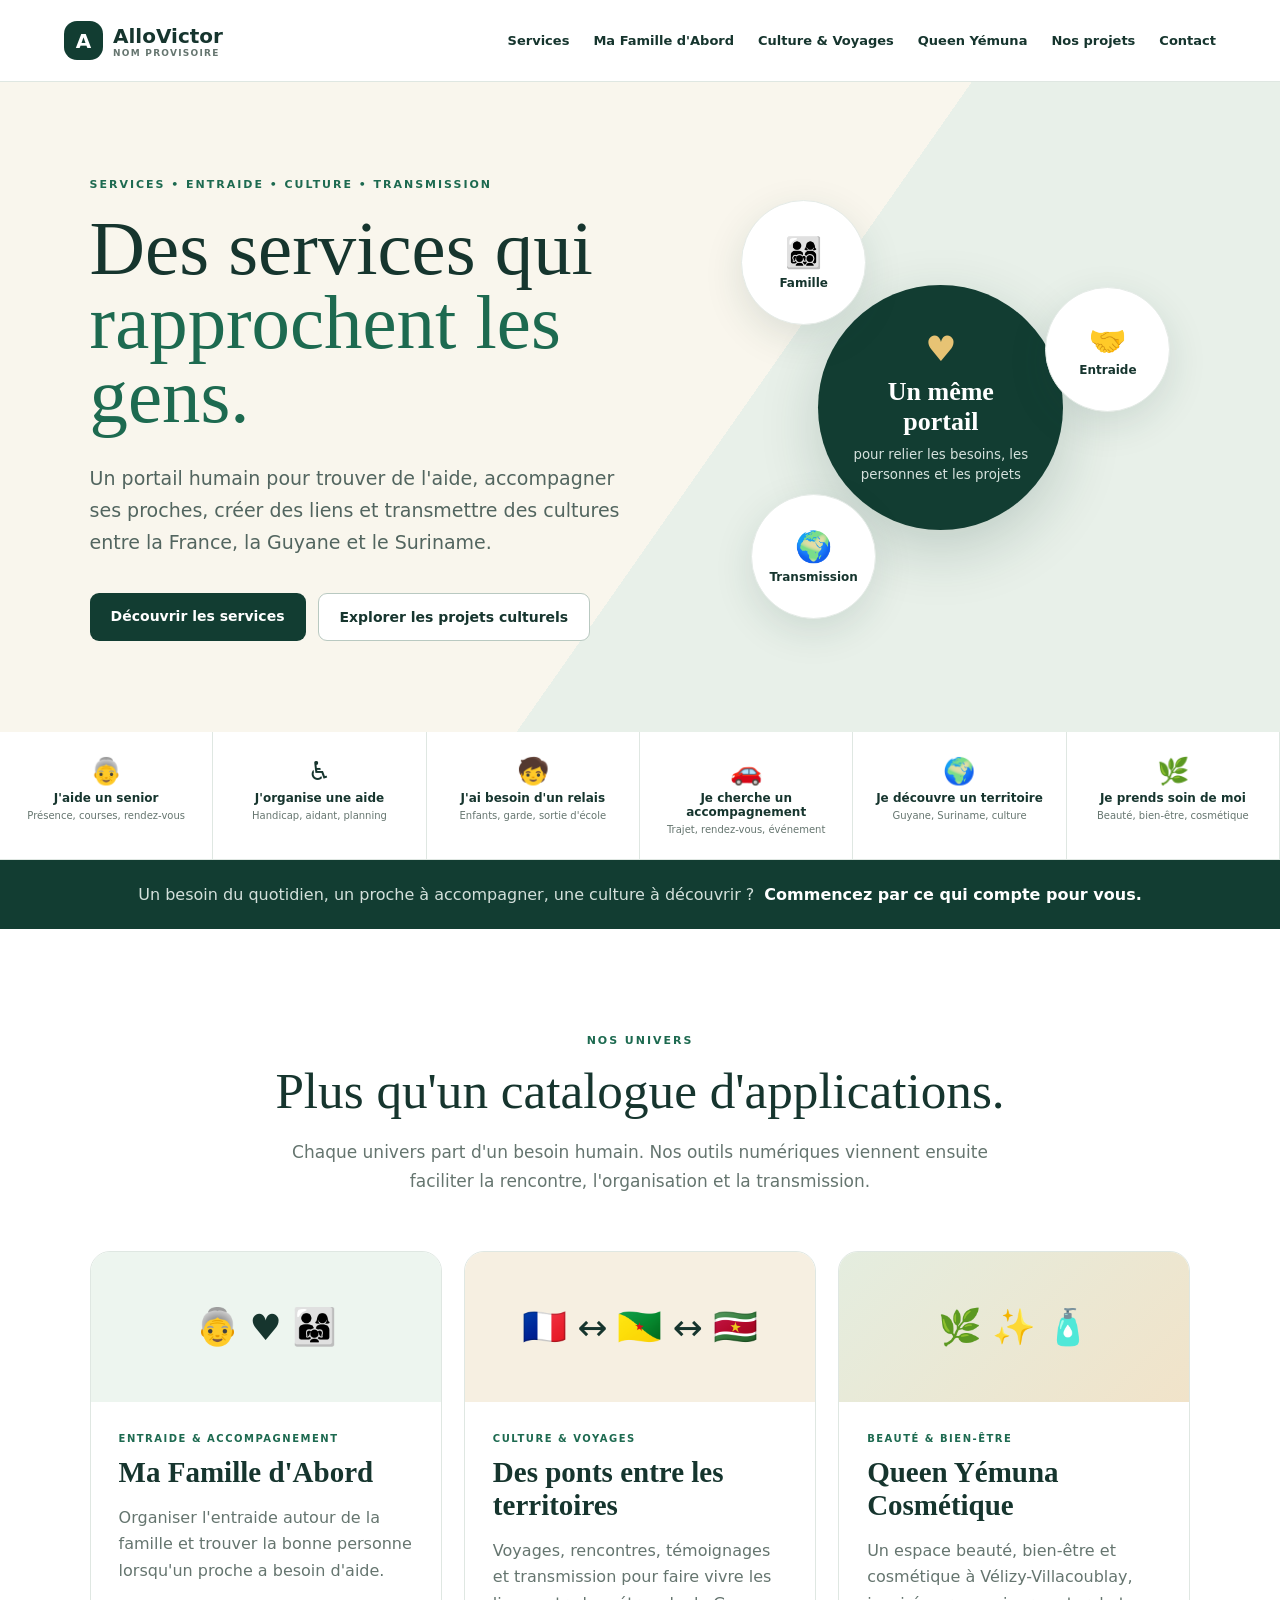
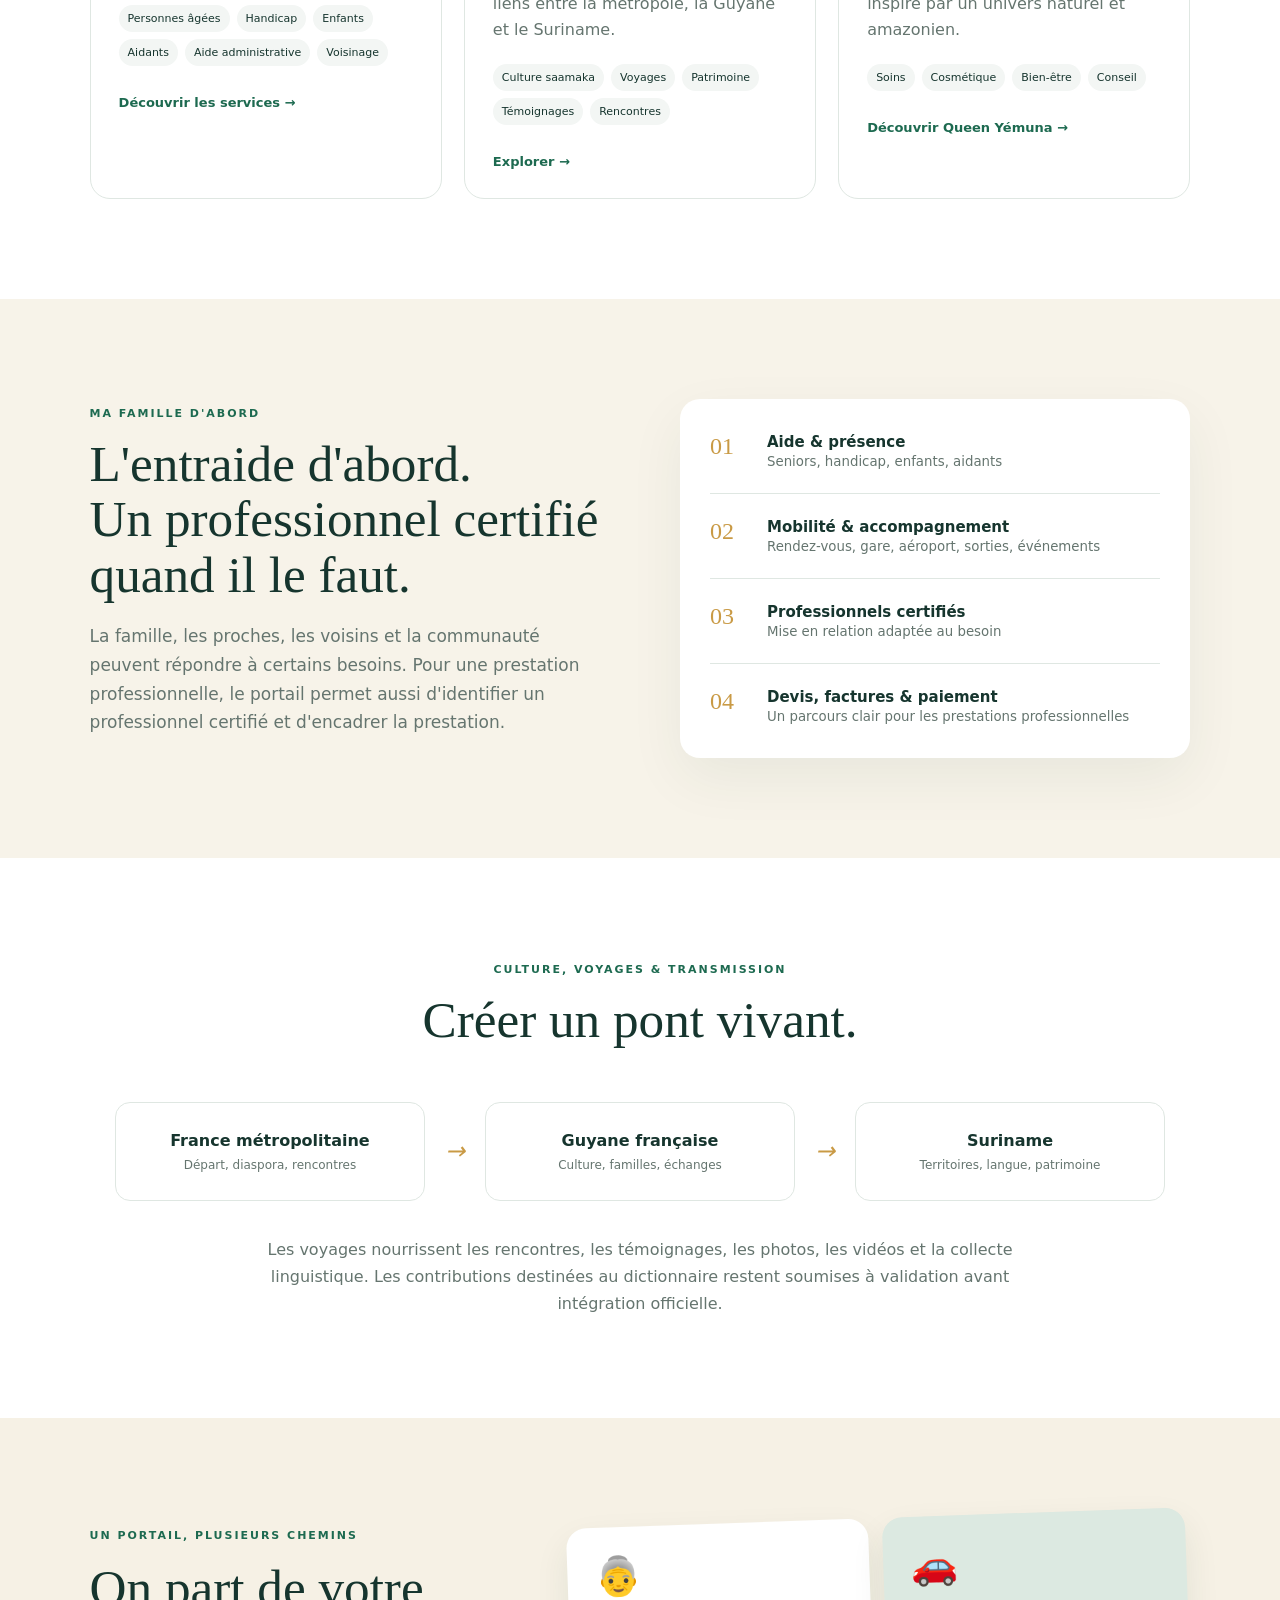
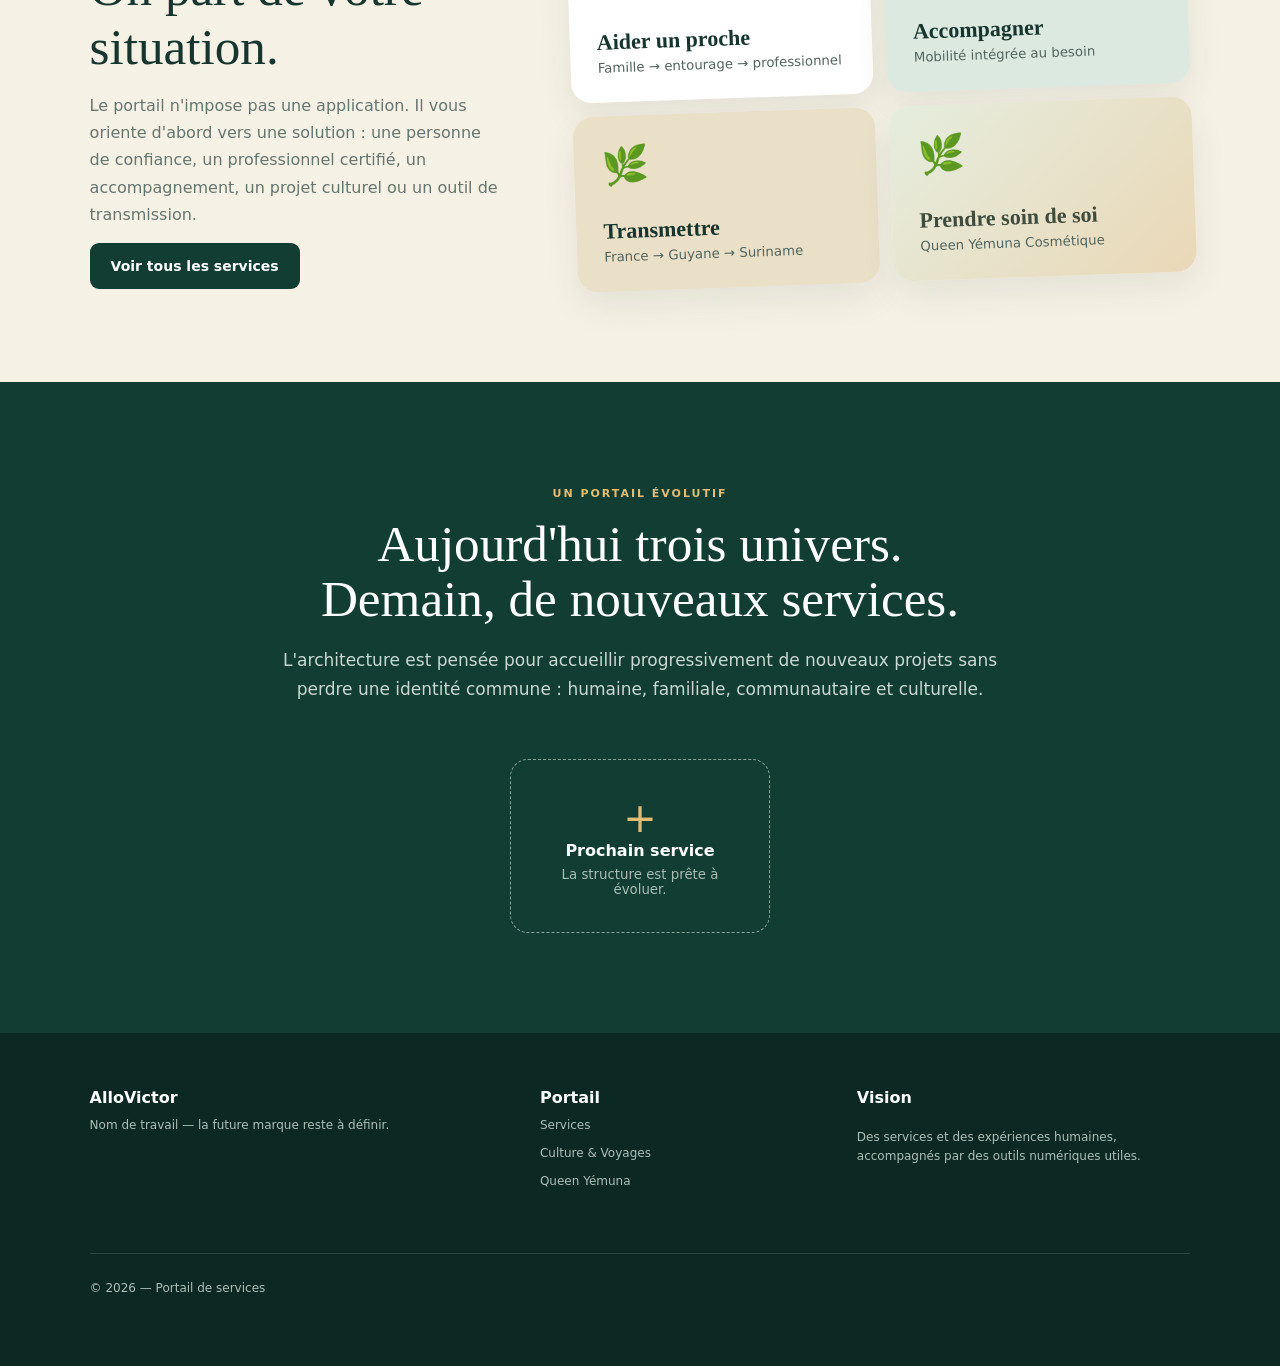
<file: docs/index.html>
<!doctype html>
<html lang="fr">
<head>
<meta charset="utf-8">
<meta name="viewport" content="width=device-width,initial-scale=1">
<title>AlloVictor</title>
<meta name="description" content="AlloVictor — services, entraide, culture et transmission.">
<meta http-equiv="refresh" content="0; url=portal/">
<link rel="canonical" href="https://allovictor.fr/portal/">
<script>window.location.replace("portal/");</script>
</head>
<body>
<p>Redirection vers <a href="portal/">AlloVictor</a>…</p>
</body>
</html>
</file>
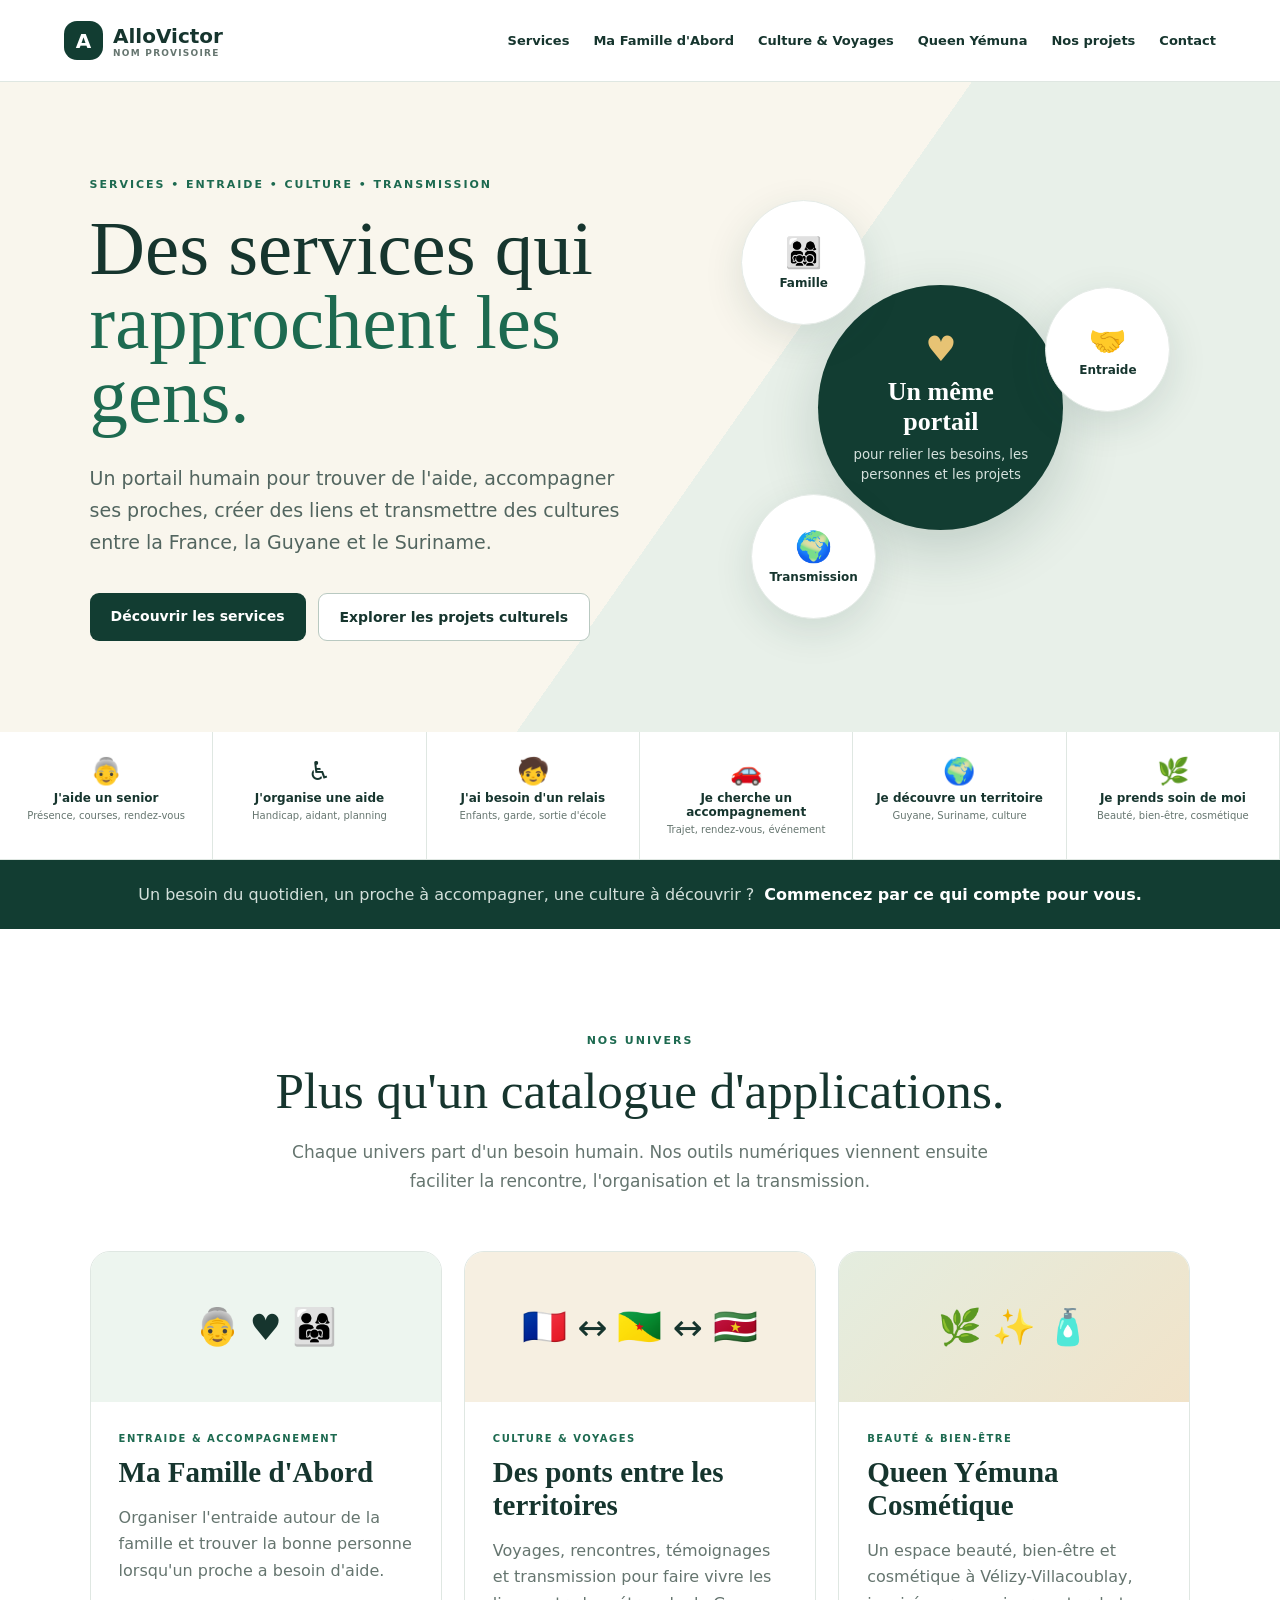
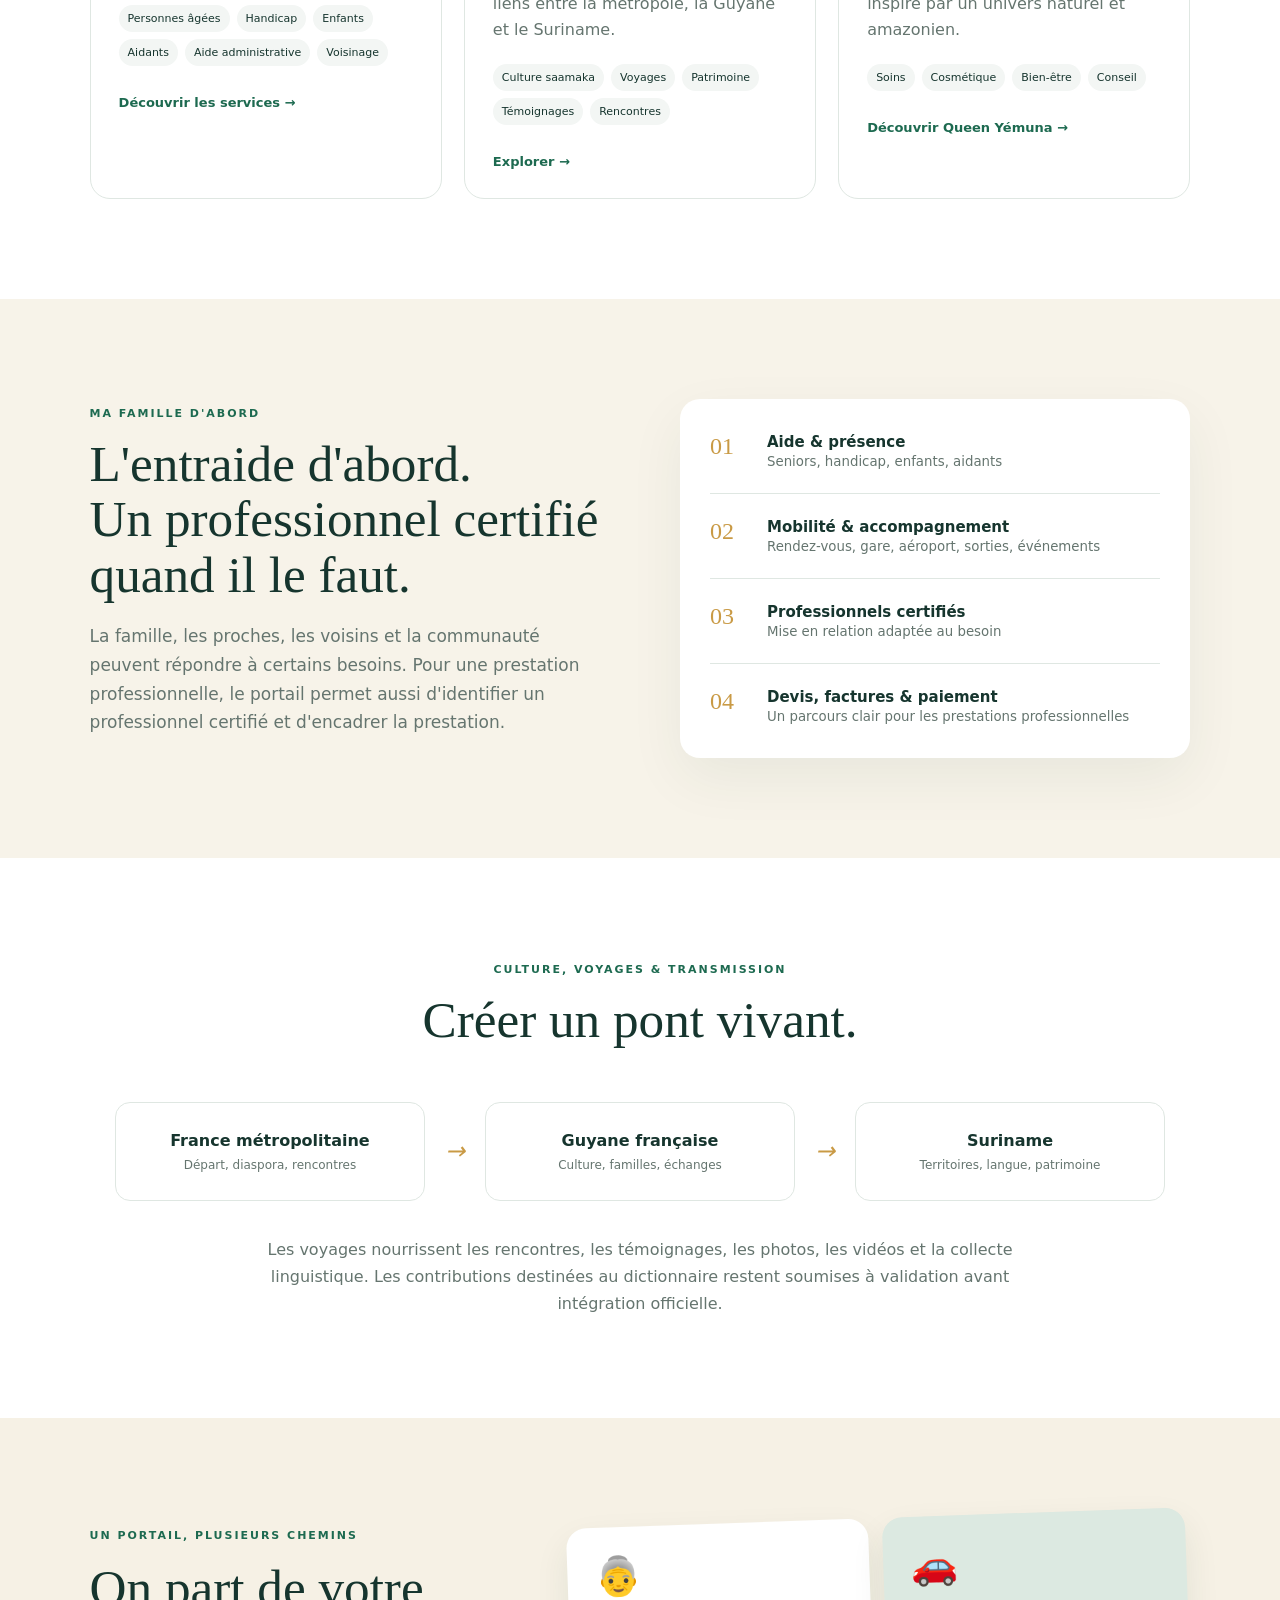
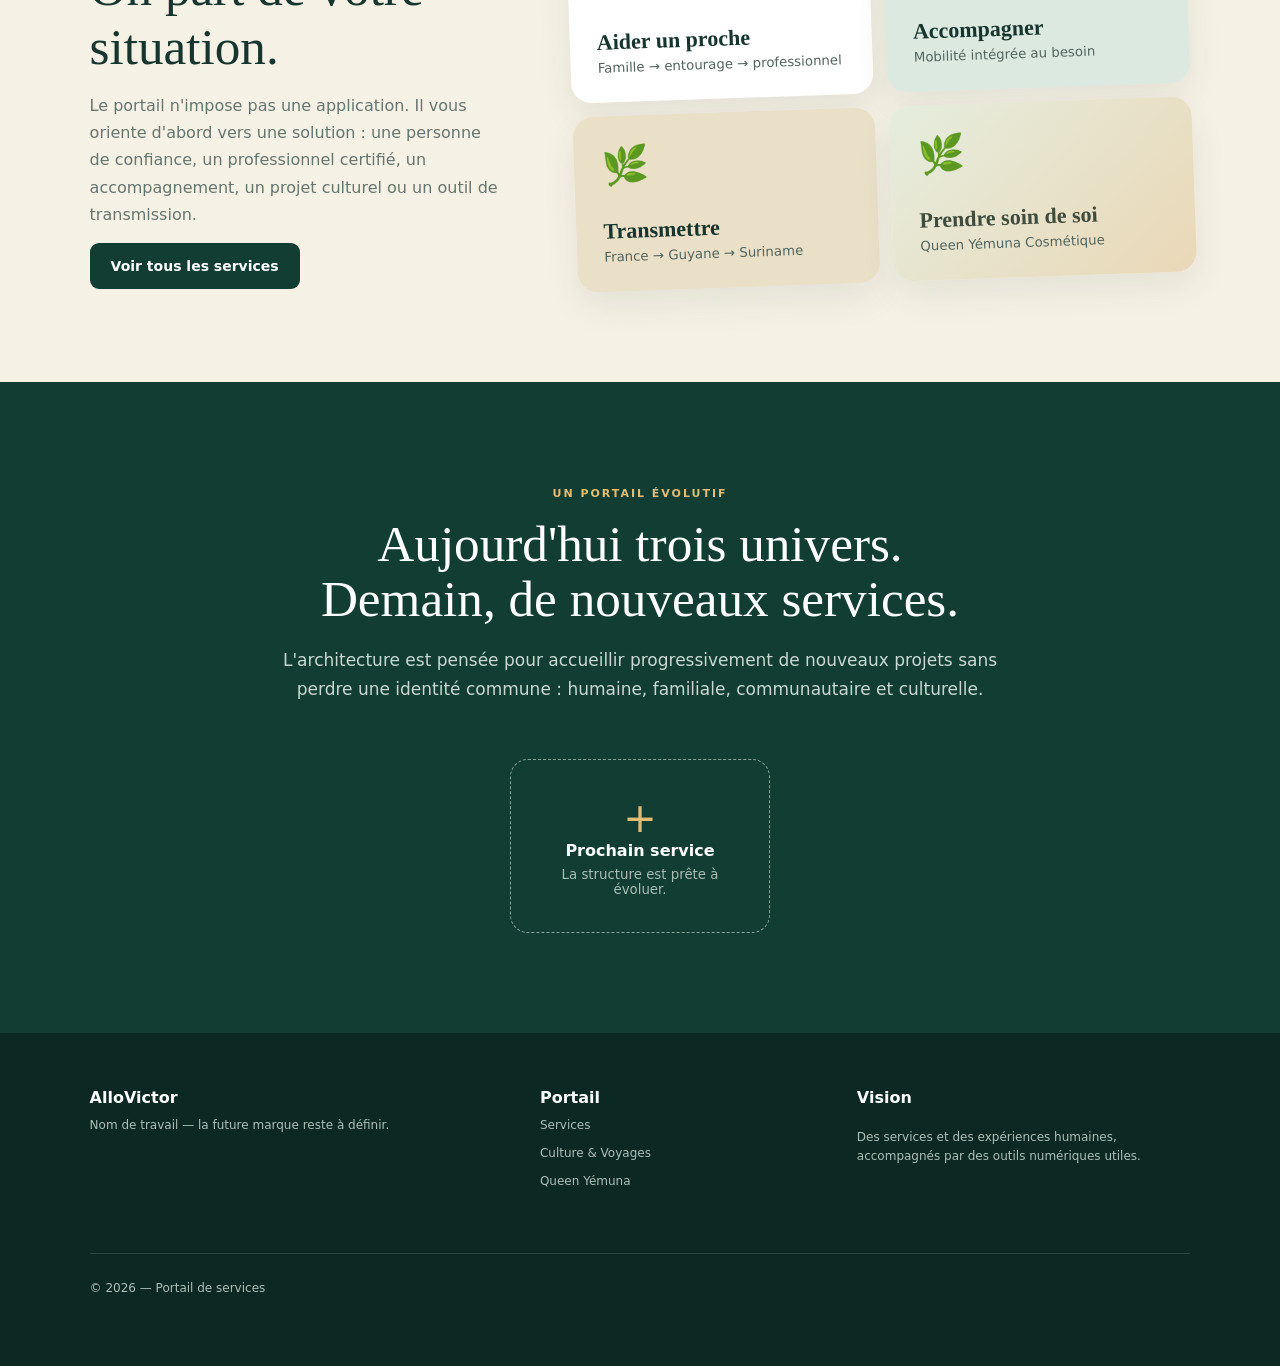
<file: docs/portal/index.html>
<!doctype html>
<html lang="fr">
<head>
  <meta charset="utf-8">
  <meta name="viewport" content="width=device-width,initial-scale=1">
  <meta name="theme-color" content="#173f35">
  <meta name="description" content="Portail de services, d'entraide, de culture et de transmission.">
  <title>AlloVictor — Services, entraide & transmission</title>
  <link rel="stylesheet" href="styles.css">
</head>
<body>
<header class="topbar">
  <a class="brand" href="#accueil"><span class="brand-mark">A</span><span>AlloVictor<small>nom provisoire</small></span></a>
  <button class="menu" aria-label="Ouvrir le menu">☰</button>
  <nav>
    <a href="services.html">Services</a><a href="famille.html">Ma Famille d'Abord</a><a href="culture.html">Culture & Voyages</a>
    <a href="yemuna.html">Queen Yémuna</a><a href="projets.html">Nos projets</a><a href="contact.html">Contact</a>
  </nav>
</header>

<main id="accueil">
<section class="hero">
 <div class="hero-copy">
   <span class="eyebrow">SERVICES • ENTRAIDE • CULTURE • TRANSMISSION</span>
   <h1>Des services qui<br><em>rapprochent les gens.</em></h1>
   <p>Un portail humain pour trouver de l'aide, accompagner ses proches, créer des liens et transmettre des cultures entre la France, la Guyane et le Suriname.</p>
   <div class="actions"><a class="btn primary" href="services.html">Découvrir les services</a><a class="btn ghost" href="culture.html">Explorer les projets culturels</a></div>
 </div>
 <div class="hero-art">
   <div class="orbit o1"><span>👨‍👩‍👧‍👦</span><b>Famille</b></div>
   <div class="orbit o2"><span>🤝</span><b>Entraide</b></div>
   <div class="orbit o3"><span>🌍</span><b>Transmission</b></div>
   <div class="center"><span>♥</span><strong>Un même portail</strong><small>pour relier les besoins, les personnes et les projets</small></div>
 </div>
</section>
<section class="quick-needs">
  <a href="famille.html#seniors"><span>👵</span><b>J'aide un senior</b><small>Présence, courses, rendez-vous</small></a>
  <a href="famille.html#handicap"><span>♿</span><b>J'organise une aide</b><small>Handicap, aidant, planning</small></a>
  <a href="famille.html#enfants"><span>🧒</span><b>J'ai besoin d'un relais</b><small>Enfants, garde, sortie d'école</small></a>
  <a href="famille.html#mobilite"><span>🚗</span><b>Je cherche un accompagnement</b><small>Trajet, rendez-vous, événement</small></a>
  <a href="culture.html"><span>🌍</span><b>Je découvre un territoire</b><small>Guyane, Suriname, culture</small></a>
  <a href="yemuna.html"><span>🌿</span><b>Je prends soin de moi</b><small>Beauté, bien-être, cosmétique</small></a>
</section>
<section class="promise">
 <p>Un besoin du quotidien, un proche à accompagner, une culture à découvrir ?</p>
 <strong>Commencez par ce qui compte pour vous.</strong>
</section>

<section id="services" class="section">
 <div class="heading"><span class="eyebrow">NOS UNIVERS</span><h2>Plus qu'un catalogue d'applications.</h2><p>Chaque univers part d'un besoin humain. Nos outils numériques viennent ensuite faciliter la rencontre, l'organisation et la transmission.</p></div>
 <div class="universe-grid">
  <article id="famille" class="universe family">
   <div class="visual">👵 <span>♥</span> 👨‍👩‍👧</div><span class="tag">ENTRAIDE & ACCOMPAGNEMENT</span><h3>Ma Famille d'Abord</h3>
   <p>Organiser l'entraide autour de la famille et trouver la bonne personne lorsqu'un proche a besoin d'aide.</p>
   <div class="chips"><span>Personnes âgées</span><span>Handicap</span><span>Enfants</span><span>Aidants</span><span>Aide administrative</span><span>Voisinage</span></div>
   <a href="famille.html">Découvrir les services →</a>
  </article>
  <article id="culture" class="universe culture">
   <div class="visual">🇫🇷 <span>↔</span> 🇬🇫 <span>↔</span> 🇸🇷</div><span class="tag">CULTURE & VOYAGES</span><h3>Des ponts entre les territoires</h3>
   <p>Voyages, rencontres, témoignages et transmission pour faire vivre les liens entre la métropole, la Guyane et le Suriname.</p>
   <div class="chips"><span>Culture saamaka</span><span>Voyages</span><span>Patrimoine</span><span>Témoignages</span><span>Rencontres</span></div>
   <a href="culture.html">Explorer →</a>
  </article>
  <article id="yemuna" class="universe yemuna-card">
   <div class="visual yemuna-visual">🌿 <span>✨</span> 🧴</div><span class="tag">BEAUTÉ & BIEN-ÊTRE</span><h3>Queen Yémuna Cosmétique</h3>
   <p>Un espace beauté, bien-être et cosmétique à Vélizy-Villacoublay, inspiré par un univers naturel et amazonien.</p>
   <div class="chips"><span>Soins</span><span>Cosmétique</span><span>Bien-être</span><span>Conseil</span></div>
   <a href="yemuna.html">Découvrir Queen Yémuna →</a>
  </article>
 </div>
</section>

<section id="famille-detail" class="section soft">
 <div class="split">
  <div><span class="eyebrow">MA FAMILLE D'ABORD</span><h2>L'entraide d'abord.<br>Un professionnel certifié quand il le faut.</h2><p>La famille, les proches, les voisins et la communauté peuvent répondre à certains besoins. Pour une prestation professionnelle, le portail permet aussi d'identifier un professionnel certifié et d'encadrer la prestation.</p></div>
  <div class="service-list">
   <div><span>01</span><b>Aide & présence</b><small>Seniors, handicap, enfants, aidants</small></div>
   <div><span>02</span><b>Mobilité & accompagnement</b><small>Rendez-vous, gare, aéroport, sorties, événements</small></div>
   <div><span>03</span><b>Professionnels certifiés</b><small>Mise en relation adaptée au besoin</small></div>
   <div><span>04</span><b>Devis, factures & paiement</b><small>Un parcours clair pour les prestations professionnelles</small></div>
  </div>
 </div>
</section>

<section id="culture-detail" class="section">
 <div class="heading"><span class="eyebrow">CULTURE, VOYAGES & TRANSMISSION</span><h2>Créer un pont vivant.</h2></div>
 <div class="journey"><div><b>France métropolitaine</b><span>Départ, diaspora, rencontres</span></div><i>→</i><div><b>Guyane française</b><span>Culture, familles, échanges</span></div><i>→</i><div><b>Suriname</b><span>Territoires, langue, patrimoine</span></div></div>
 <p class="center-text">Les voyages nourrissent les rencontres, les témoignages, les photos, les vidéos et la collecte linguistique. Les contributions destinées au dictionnaire restent soumises à validation avant intégration officielle.</p>
</section>

<section class="section visual-story">
  <div class="visual-story-copy">
    <span class="eyebrow">UN PORTAIL, PLUSIEURS CHEMINS</span>
    <h2>On part de votre situation.</h2>
    <p>Le portail n'impose pas une application. Il vous oriente d'abord vers une solution : une personne de confiance, un professionnel certifié, un accompagnement, un projet culturel ou un outil de transmission.</p>
    <a class="btn primary" href="services.html">Voir tous les services</a>
  </div>
  <div class="visual-story-board">
    <div class="scene-card senior"><span>👵</span><b>Aider un proche</b><small>Famille → entourage → professionnel</small></div>
    <div class="scene-card mobility"><span>🚗</span><b>Accompagner</b><small>Mobilité intégrée au besoin</small></div>
    <div class="scene-card culture-card"><span>🌿</span><b>Transmettre</b><small>France → Guyane → Suriname</small></div>
    <div class="scene-card beauty"><span>🌿</span><b>Prendre soin de soi</b><small>Queen Yémuna Cosmétique</small></div>
  </div>
</section>
<section id="projets" class="section projects">
 <div class="heading"><span class="eyebrow">UN PORTAIL ÉVOLUTIF</span><h2>Aujourd'hui trois univers.<br>Demain, de nouveaux services.</h2><p>L'architecture est pensée pour accueillir progressivement de nouveaux projets sans perdre une identité commune : humaine, familiale, communautaire et culturelle.</p></div>
 <div class="future"><span>+</span><b>Prochain service</b><small>La structure est prête à évoluer.</small></div>
</section>
</main>

<footer id="contact">
 <div><strong>AlloVictor</strong><small>Nom de travail — la future marque reste à définir.</small></div>
 <div><b>Portail</b><a href="services.html">Services</a><a href="culture.html">Culture & Voyages</a><a href="yemuna.html">Queen Yémuna</a></div>
 <div><b>Vision</b><p>Des services et des expériences humaines, accompagnés par des outils numériques utiles.</p></div>
 <p class="copyright">© <span id="year"></span> — Portail de services</p>
</footer>
<script src="app.js"></script>
</body></html>
</file>
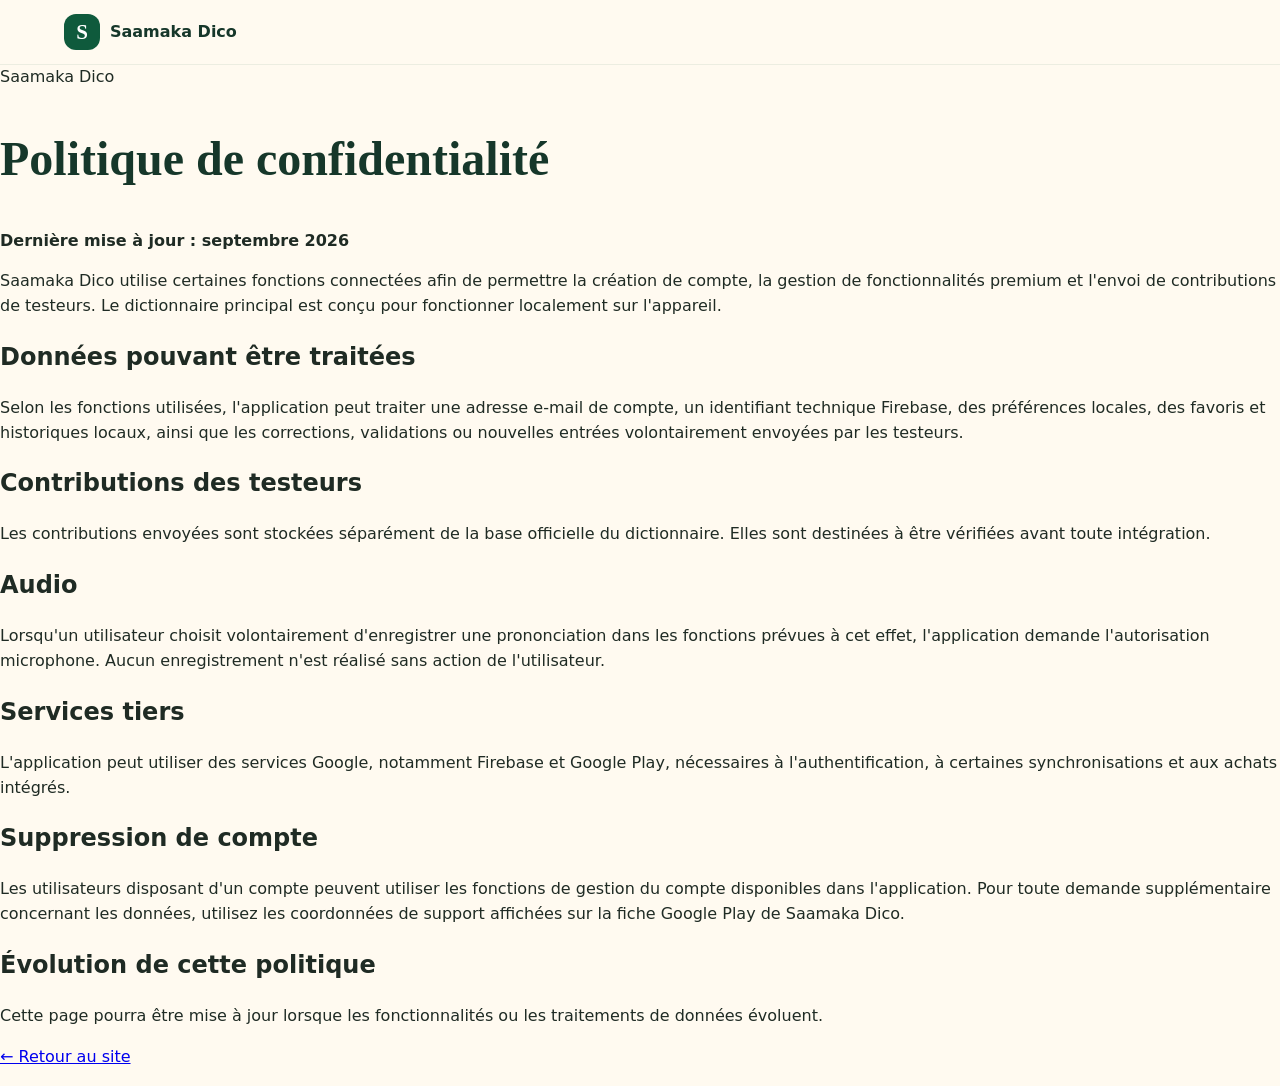
<file: docs/privacy.html>
<!doctype html><html lang="fr"><head><meta charset="utf-8"><meta name="viewport" content="width=device-width,initial-scale=1"><title>Confidentialité — Saamaka Dico</title><link rel="stylesheet" href="styles.css"></head><body><header class="nav"><a class="brand" href="index.html"><span class="brand-mark">S</span><span>Saamaka Dico</span></a></header><main class="section"><span class="eyebrow">Saamaka Dico</span><h1 style="font-family:Georgia,serif;color:#16372a;font-size:48px">Politique de confidentialité</h1><p><strong>Dernière mise à jour : septembre 2026</strong></p><p>Saamaka Dico utilise certaines fonctions connectées afin de permettre la création de compte, la gestion de fonctionnalités premium et l'envoi de contributions de testeurs. Le dictionnaire principal est conçu pour fonctionner localement sur l'appareil.</p><h2>Données pouvant être traitées</h2><p>Selon les fonctions utilisées, l'application peut traiter une adresse e-mail de compte, un identifiant technique Firebase, des préférences locales, des favoris et historiques locaux, ainsi que les corrections, validations ou nouvelles entrées volontairement envoyées par les testeurs.</p><h2>Contributions des testeurs</h2><p>Les contributions envoyées sont stockées séparément de la base officielle du dictionnaire. Elles sont destinées à être vérifiées avant toute intégration.</p><h2>Audio</h2><p>Lorsqu'un utilisateur choisit volontairement d'enregistrer une prononciation dans les fonctions prévues à cet effet, l'application demande l'autorisation microphone. Aucun enregistrement n'est réalisé sans action de l'utilisateur.</p><h2>Services tiers</h2><p>L'application peut utiliser des services Google, notamment Firebase et Google Play, nécessaires à l'authentification, à certaines synchronisations et aux achats intégrés.</p><h2>Suppression de compte</h2><p>Les utilisateurs disposant d'un compte peuvent utiliser les fonctions de gestion du compte disponibles dans l'application. Pour toute demande supplémentaire concernant les données, utilisez les coordonnées de support affichées sur la fiche Google Play de Saamaka Dico.</p><h2>Évolution de cette politique</h2><p>Cette page pourra être mise à jour lorsque les fonctionnalités ou les traitements de données évoluent.</p><p><a class="btn secondary" href="index.html">← Retour au site</a></p></main></body></html>
</file>
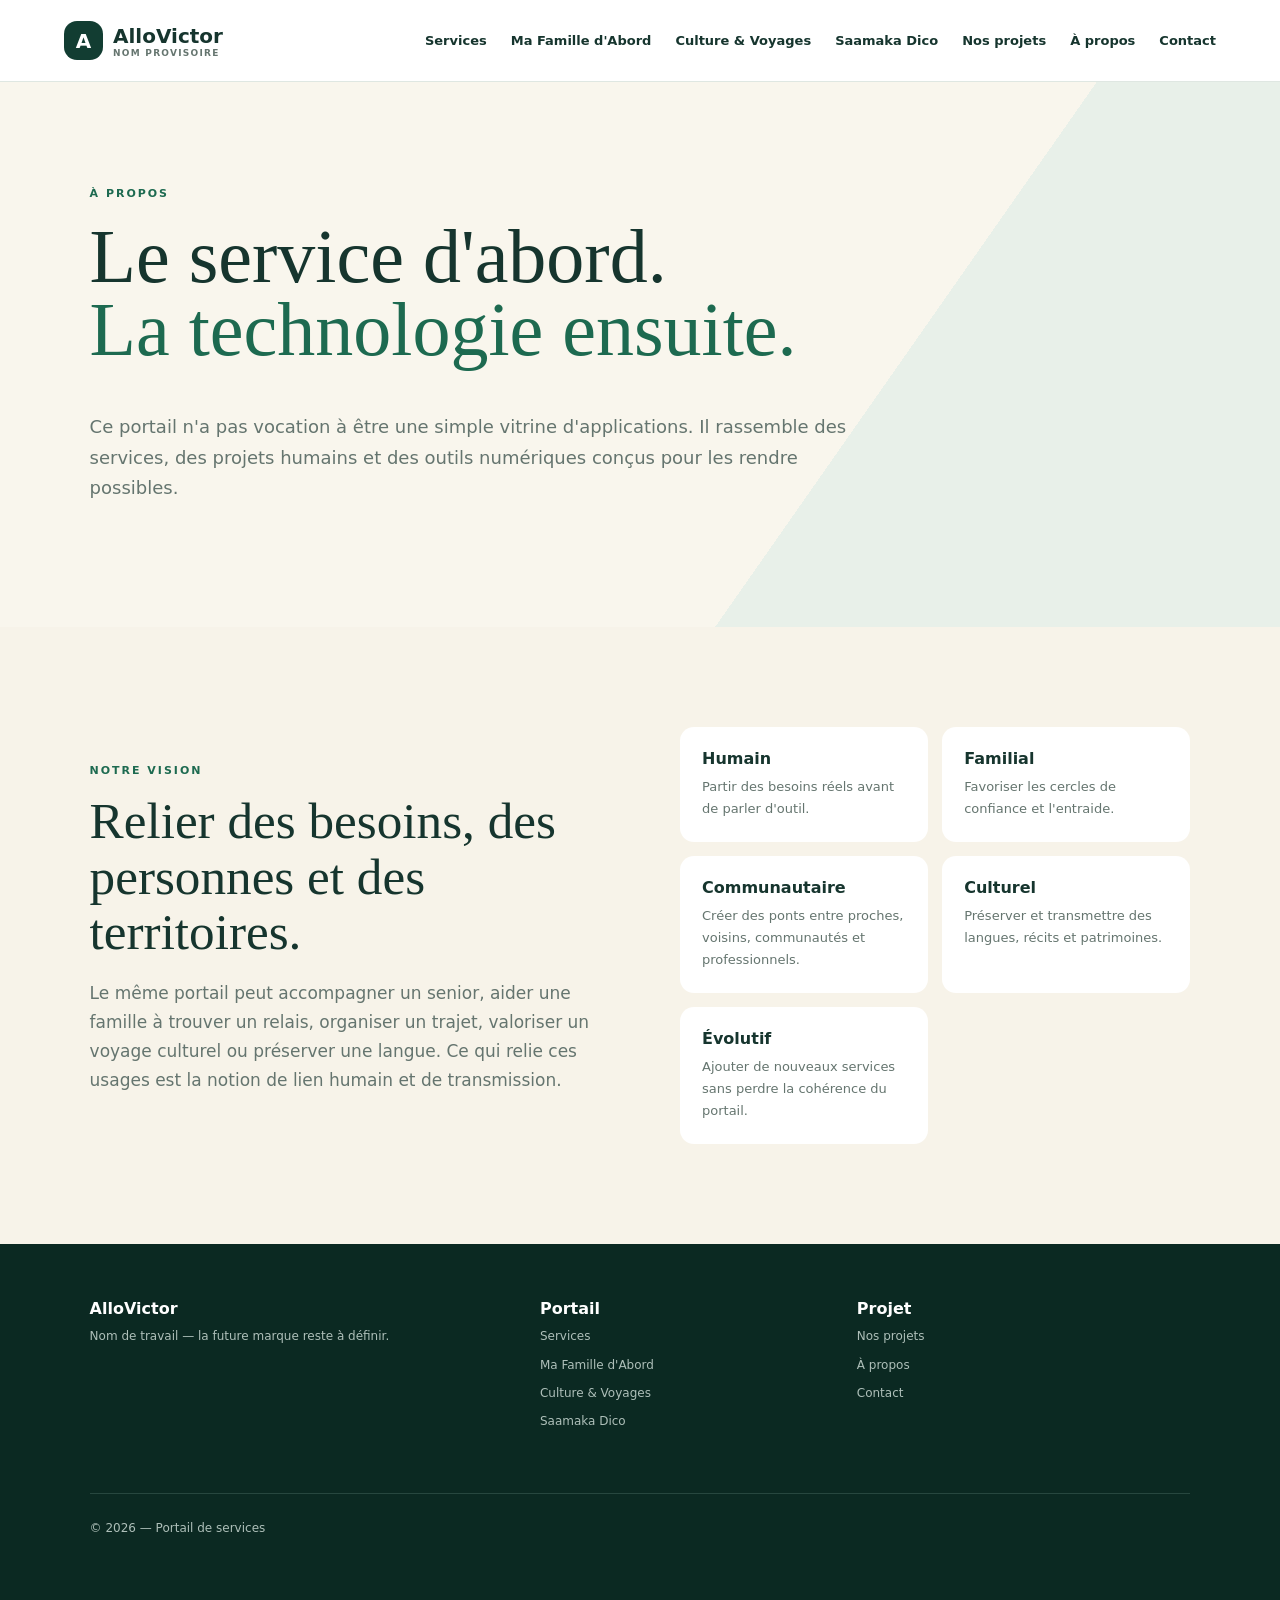
<file: docs/portal/apropos.html>
<!doctype html><html lang="fr"><head><meta charset="utf-8"><meta name="viewport" content="width=device-width,initial-scale=1"><title>À propos — AlloVictor</title><link rel="stylesheet" href="styles.css"></head><body><header class="topbar"><a class="brand" href="index.html"><span class="brand-mark">A</span><span>AlloVictor<small>nom provisoire</small></span></a><button class="menu" aria-label="Ouvrir le menu">☰</button><nav><a href="services.html">Services</a><a href="famille.html">Ma Famille d'Abord</a><a href="culture.html">Culture & Voyages</a><a href="saamaka.html">Saamaka Dico</a><a href="projets.html">Nos projets</a><a href="apropos.html">À propos</a><a href="contact.html">Contact</a></nav></header><main><section class="page-hero"><span class="eyebrow">À PROPOS</span><h1>Le service d'abord.<br><em>La technologie ensuite.</em></h1><p>Ce portail n'a pas vocation à être une simple vitrine d'applications. Il rassemble des services, des projets humains et des outils numériques conçus pour les rendre possibles.</p></section><section class="section soft"><div class="split"><div><span class="eyebrow">NOTRE VISION</span><h2>Relier des besoins, des personnes et des territoires.</h2><p>Le même portail peut accompagner un senior, aider une famille à trouver un relais, organiser un trajet, valoriser un voyage culturel ou préserver une langue. Ce qui relie ces usages est la notion de lien humain et de transmission.</p></div><div class="principles"><div><b>Humain</b><p>Partir des besoins réels avant de parler d'outil.</p></div><div><b>Familial</b><p>Favoriser les cercles de confiance et l'entraide.</p></div><div><b>Communautaire</b><p>Créer des ponts entre proches, voisins, communautés et professionnels.</p></div><div><b>Culturel</b><p>Préserver et transmettre des langues, récits et patrimoines.</p></div><div><b>Évolutif</b><p>Ajouter de nouveaux services sans perdre la cohérence du portail.</p></div></div></div></section></main><footer><div><strong>AlloVictor</strong><small>Nom de travail — la future marque reste à définir.</small></div><div><b>Portail</b><a href="services.html">Services</a><a href="famille.html">Ma Famille d'Abord</a><a href="culture.html">Culture & Voyages</a><a href="saamaka.html">Saamaka Dico</a></div><div><b>Projet</b><a href="projets.html">Nos projets</a><a href="apropos.html">À propos</a><a href="contact.html">Contact</a></div><p class="copyright">© <span id="year"></span> — Portail de services</p></footer><script src="app.js"></script></body></html>
</file>
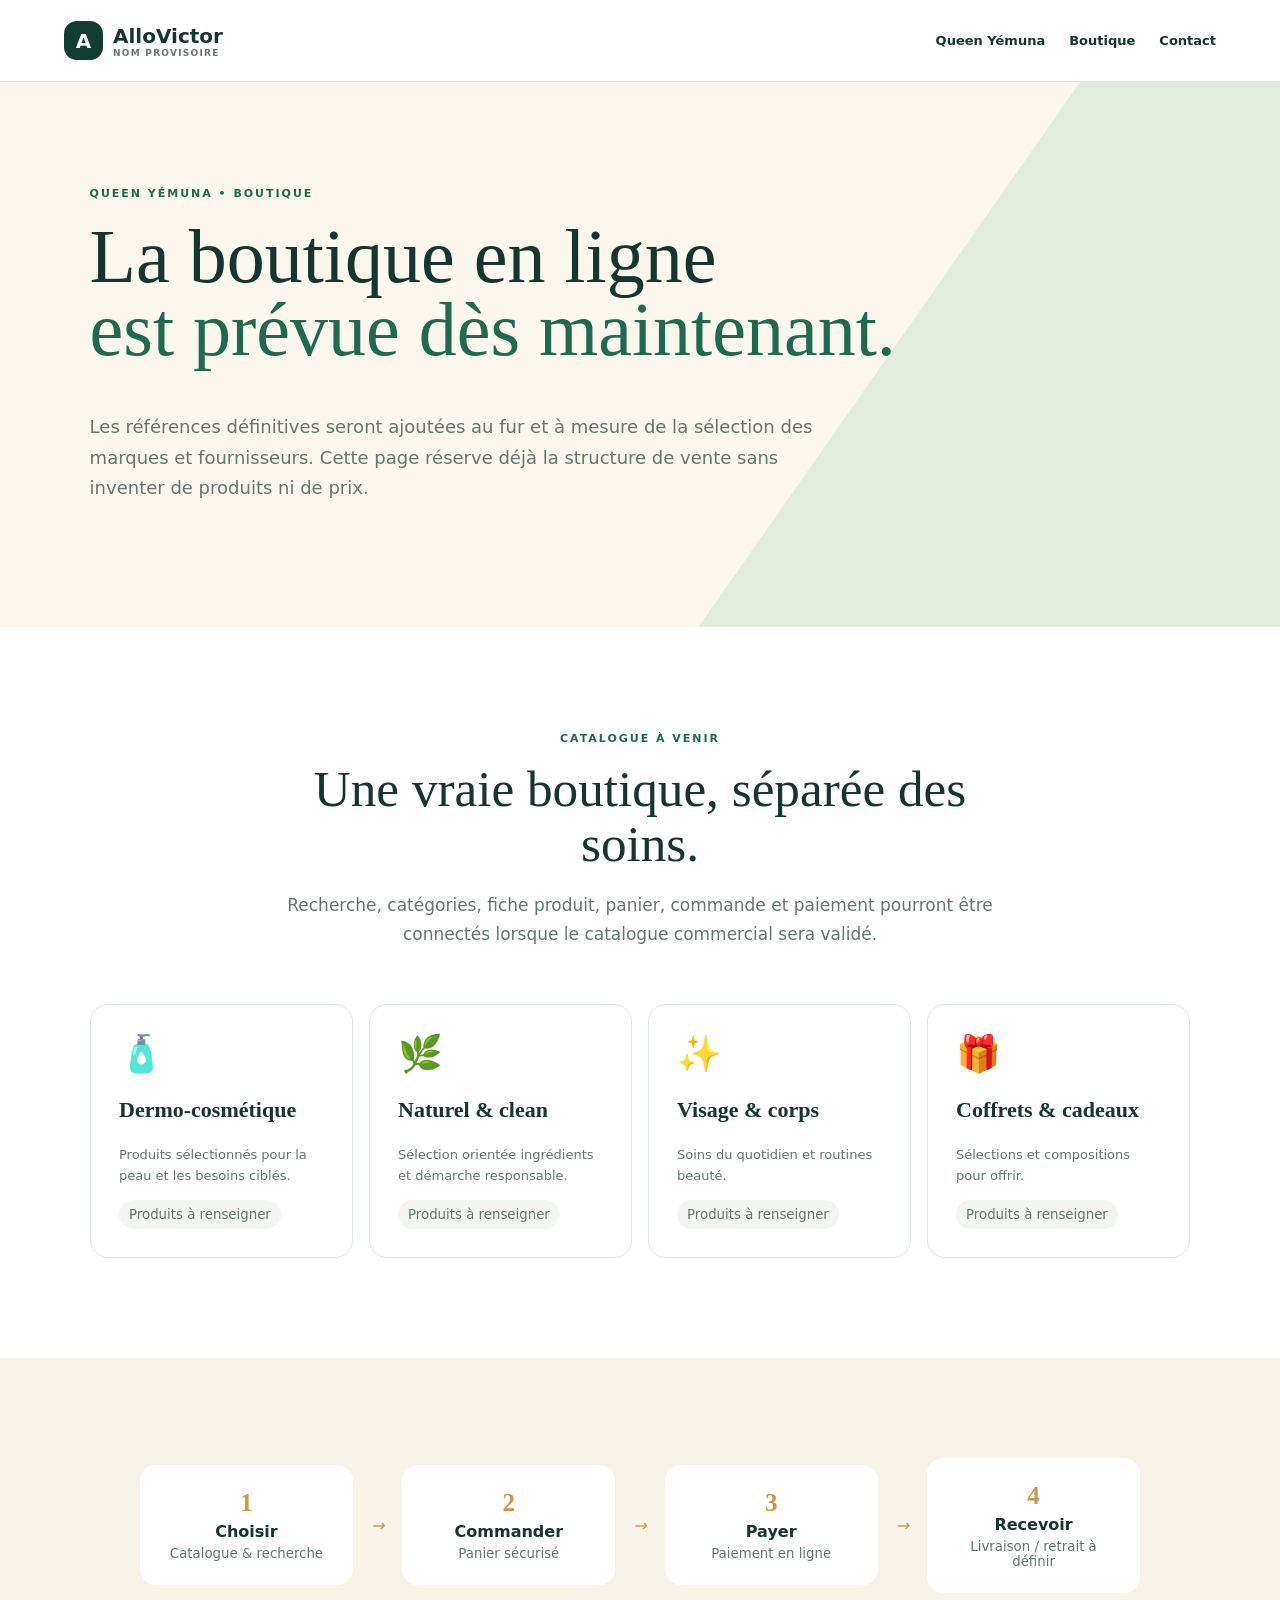
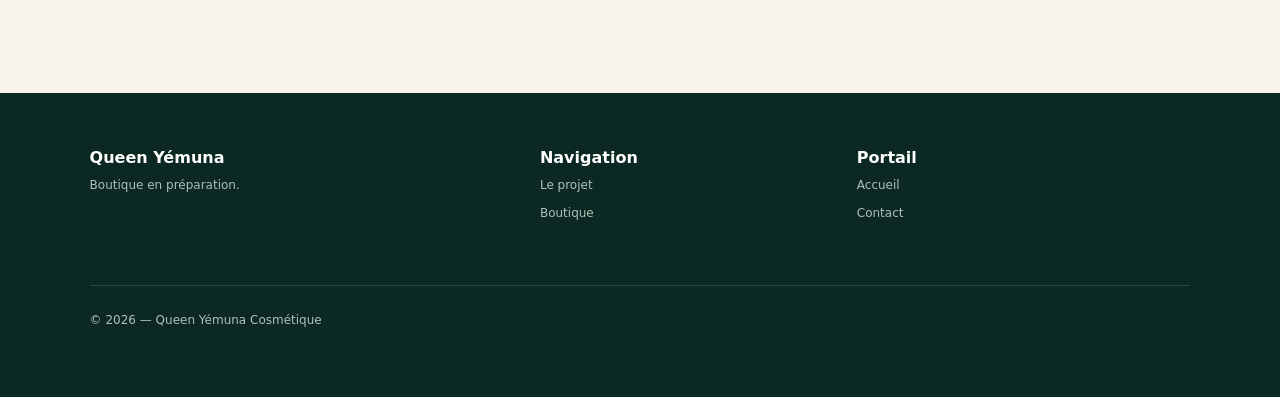
<file: docs/portal/boutique-yemuna.html>
<!doctype html><html lang="fr"><head><meta charset="utf-8"><meta name="viewport" content="width=device-width,initial-scale=1"><title>Boutique Queen Yémuna — bientôt</title><link rel="stylesheet" href="styles.css"></head><body>
<header class="topbar"><a class="brand" href="index.html"><span class="brand-mark">A</span><span>AlloVictor<small>nom provisoire</small></span></a><button class="menu" aria-label="Ouvrir le menu">☰</button><nav><a href="yemuna.html">Queen Yémuna</a><a href="boutique-yemuna.html">Boutique</a><a href="contact.html">Contact</a></nav></header>
<main><section class="page-hero shop-page"><span class="eyebrow">QUEEN YÉMUNA • BOUTIQUE</span><h1>La boutique en ligne<br><em>est prévue dès maintenant.</em></h1><p>Les références définitives seront ajoutées au fur et à mesure de la sélection des marques et fournisseurs. Cette page réserve déjà la structure de vente sans inventer de produits ni de prix.</p></section>
<section class="section"><div class="heading"><span class="eyebrow">CATALOGUE À VENIR</span><h2>Une vraie boutique, séparée des soins.</h2><p>Recherche, catégories, fiche produit, panier, commande et paiement pourront être connectés lorsque le catalogue commercial sera validé.</p></div><div class="shop-grid">
<div><span>🧴</span><h3>Dermo-cosmétique</h3><p>Produits sélectionnés pour la peau et les besoins ciblés.</p><small>Produits à renseigner</small></div>
<div><span>🌿</span><h3>Naturel & clean</h3><p>Sélection orientée ingrédients et démarche responsable.</p><small>Produits à renseigner</small></div>
<div><span>✨</span><h3>Visage & corps</h3><p>Soins du quotidien et routines beauté.</p><small>Produits à renseigner</small></div>
<div><span>🎁</span><h3>Coffrets & cadeaux</h3><p>Sélections et compositions pour offrir.</p><small>Produits à renseigner</small></div>
</div></section>
<section class="section soft"><div class="commerce-flow"><div><b>1</b><span>Choisir</span><small>Catalogue & recherche</small></div><i>→</i><div><b>2</b><span>Commander</span><small>Panier sécurisé</small></div><i>→</i><div><b>3</b><span>Payer</span><small>Paiement en ligne</small></div><i>→</i><div><b>4</b><span>Recevoir</span><small>Livraison / retrait à définir</small></div></div></section>
</main><footer><div><strong>Queen Yémuna</strong><small>Boutique en préparation.</small></div><div><b>Navigation</b><a href="yemuna.html">Le projet</a><a href="boutique-yemuna.html">Boutique</a></div><div><b>Portail</b><a href="index.html">Accueil</a><a href="contact.html">Contact</a></div><p class="copyright">© <span id="year"></span> — Queen Yémuna Cosmétique</p></footer><script src="app.js"></script></body></html>
</file>
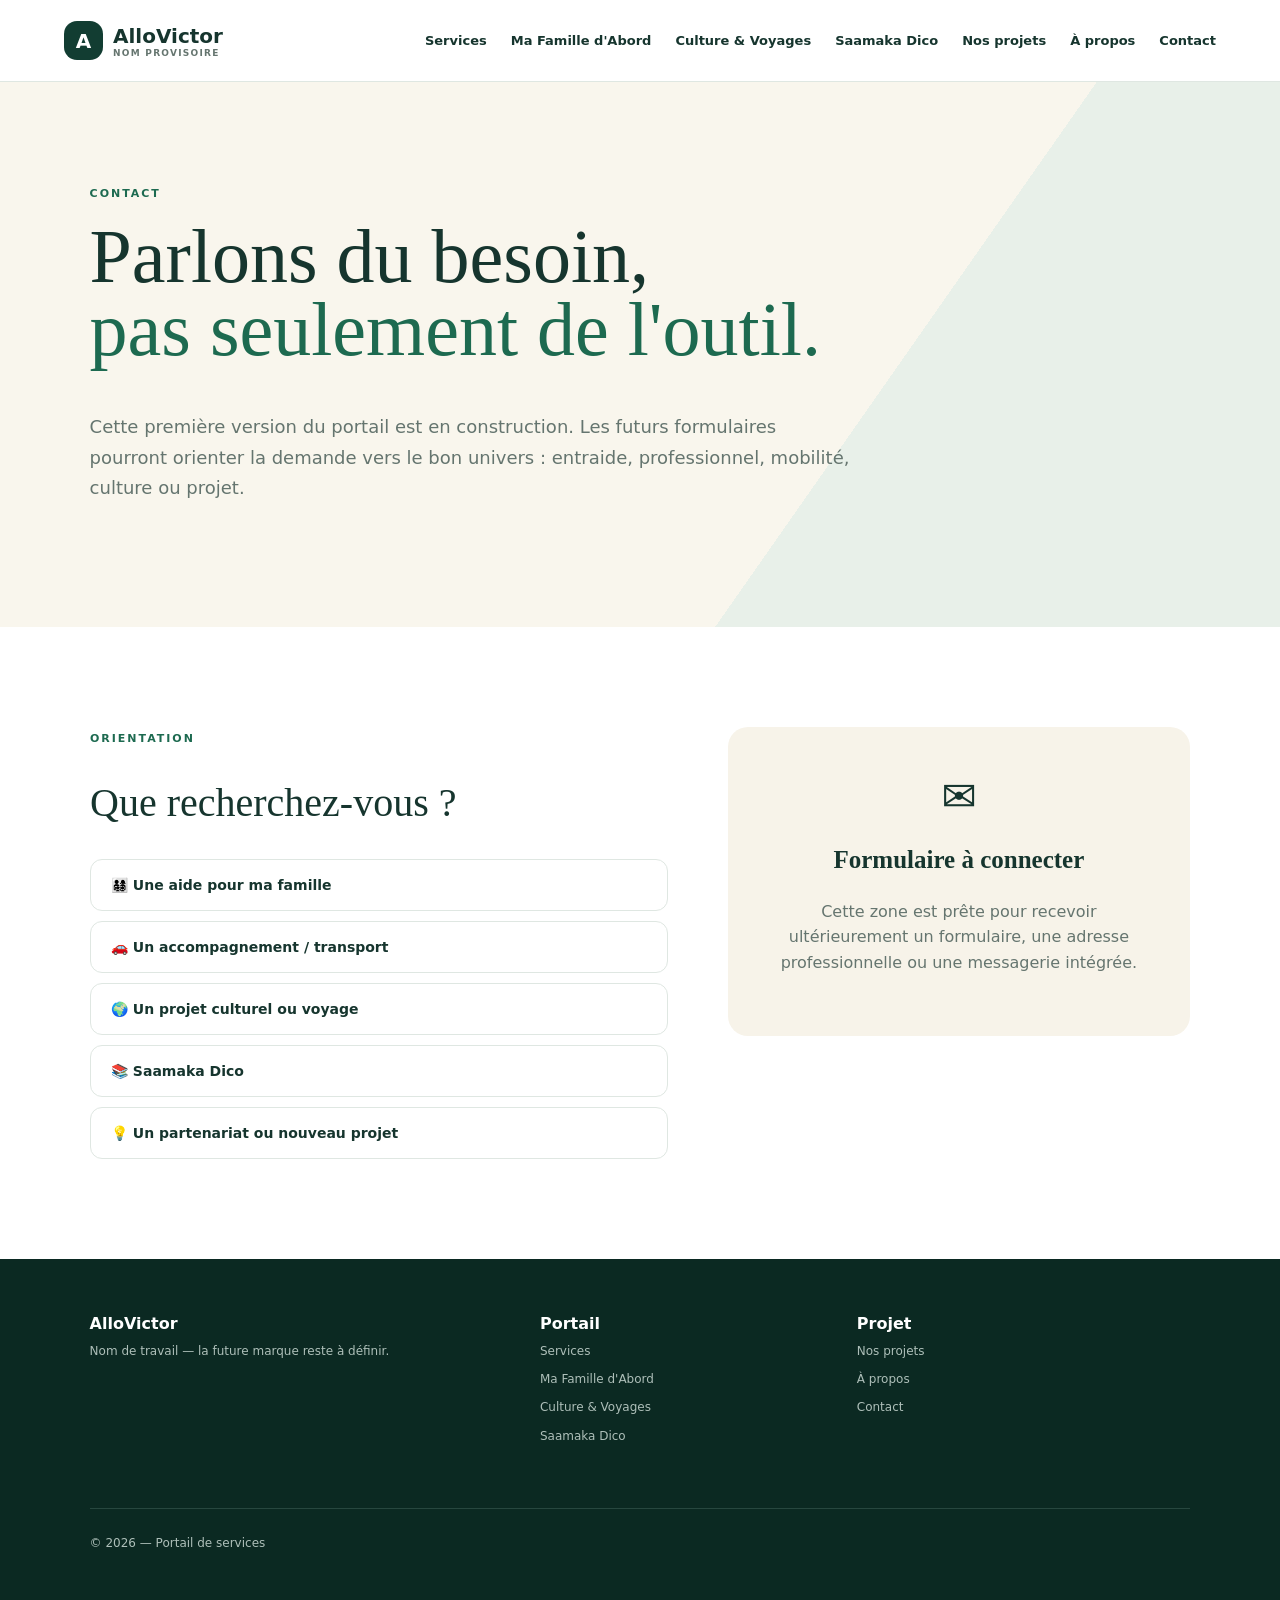
<file: docs/portal/contact.html>
<!doctype html><html lang="fr"><head><meta charset="utf-8"><meta name="viewport" content="width=device-width,initial-scale=1"><title>Contact — AlloVictor</title><link rel="stylesheet" href="styles.css"></head><body><header class="topbar"><a class="brand" href="index.html"><span class="brand-mark">A</span><span>AlloVictor<small>nom provisoire</small></span></a><button class="menu" aria-label="Ouvrir le menu">☰</button><nav><a href="services.html">Services</a><a href="famille.html">Ma Famille d'Abord</a><a href="culture.html">Culture & Voyages</a><a href="saamaka.html">Saamaka Dico</a><a href="projets.html">Nos projets</a><a href="apropos.html">À propos</a><a href="contact.html">Contact</a></nav></header><main><section class="page-hero"><span class="eyebrow">CONTACT</span><h1>Parlons du besoin,<br><em>pas seulement de l'outil.</em></h1><p>Cette première version du portail est en construction. Les futurs formulaires pourront orienter la demande vers le bon univers : entraide, professionnel, mobilité, culture ou projet.</p></section><section class="section"><div class="contact-grid"><div><span class="eyebrow">ORIENTATION</span><h2>Que recherchez-vous ?</h2><div class="contact-options"><a href="famille.html">👨‍👩‍👧‍👦 Une aide pour ma famille</a><a href="famille.html#mobilite">🚗 Un accompagnement / transport</a><a href="culture.html">🌍 Un projet culturel ou voyage</a><a href="saamaka.html">📚 Saamaka Dico</a><a href="projets.html">💡 Un partenariat ou nouveau projet</a></div></div><div class="contact-placeholder"><span>✉️</span><h3>Formulaire à connecter</h3><p>Cette zone est prête pour recevoir ultérieurement un formulaire, une adresse professionnelle ou une messagerie intégrée.</p></div></div></section></main><footer><div><strong>AlloVictor</strong><small>Nom de travail — la future marque reste à définir.</small></div><div><b>Portail</b><a href="services.html">Services</a><a href="famille.html">Ma Famille d'Abord</a><a href="culture.html">Culture & Voyages</a><a href="saamaka.html">Saamaka Dico</a></div><div><b>Projet</b><a href="projets.html">Nos projets</a><a href="apropos.html">À propos</a><a href="contact.html">Contact</a></div><p class="copyright">© <span id="year"></span> — Portail de services</p></footer><script src="app.js"></script></body></html>
</file>
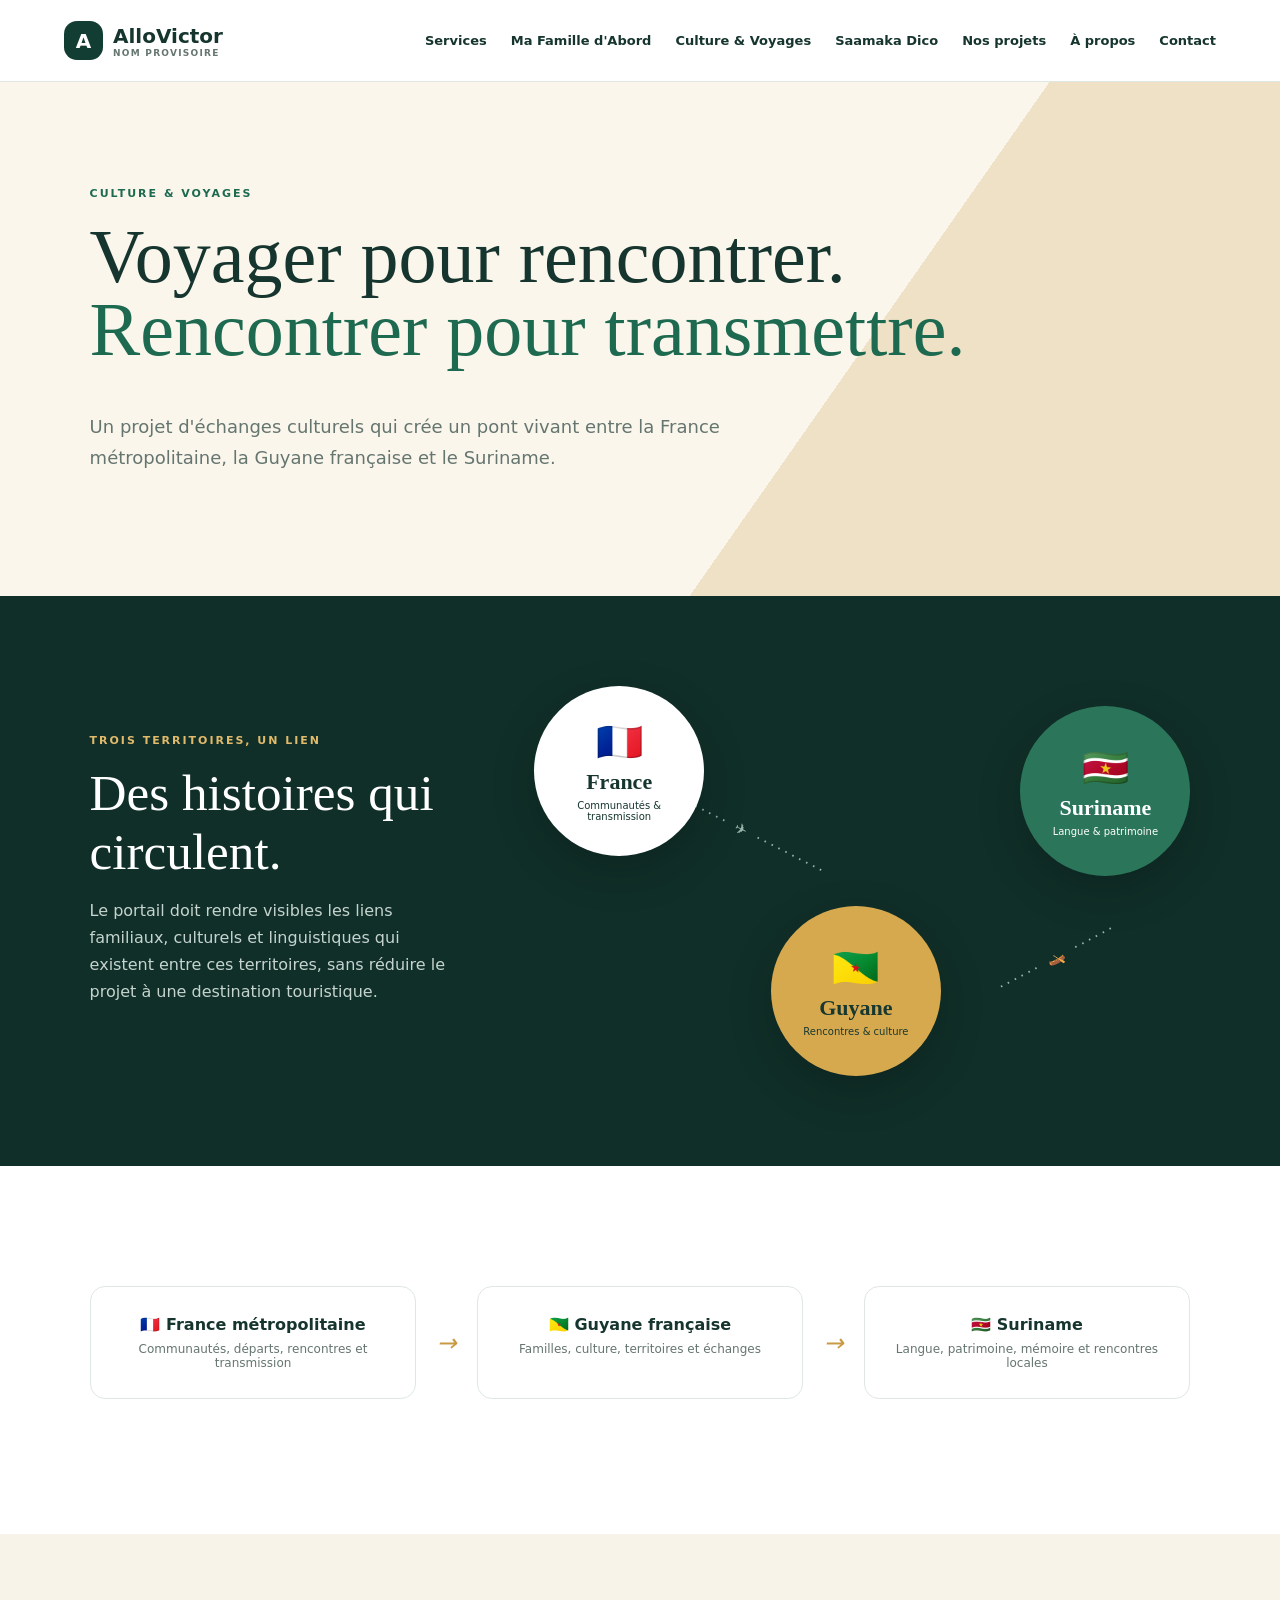
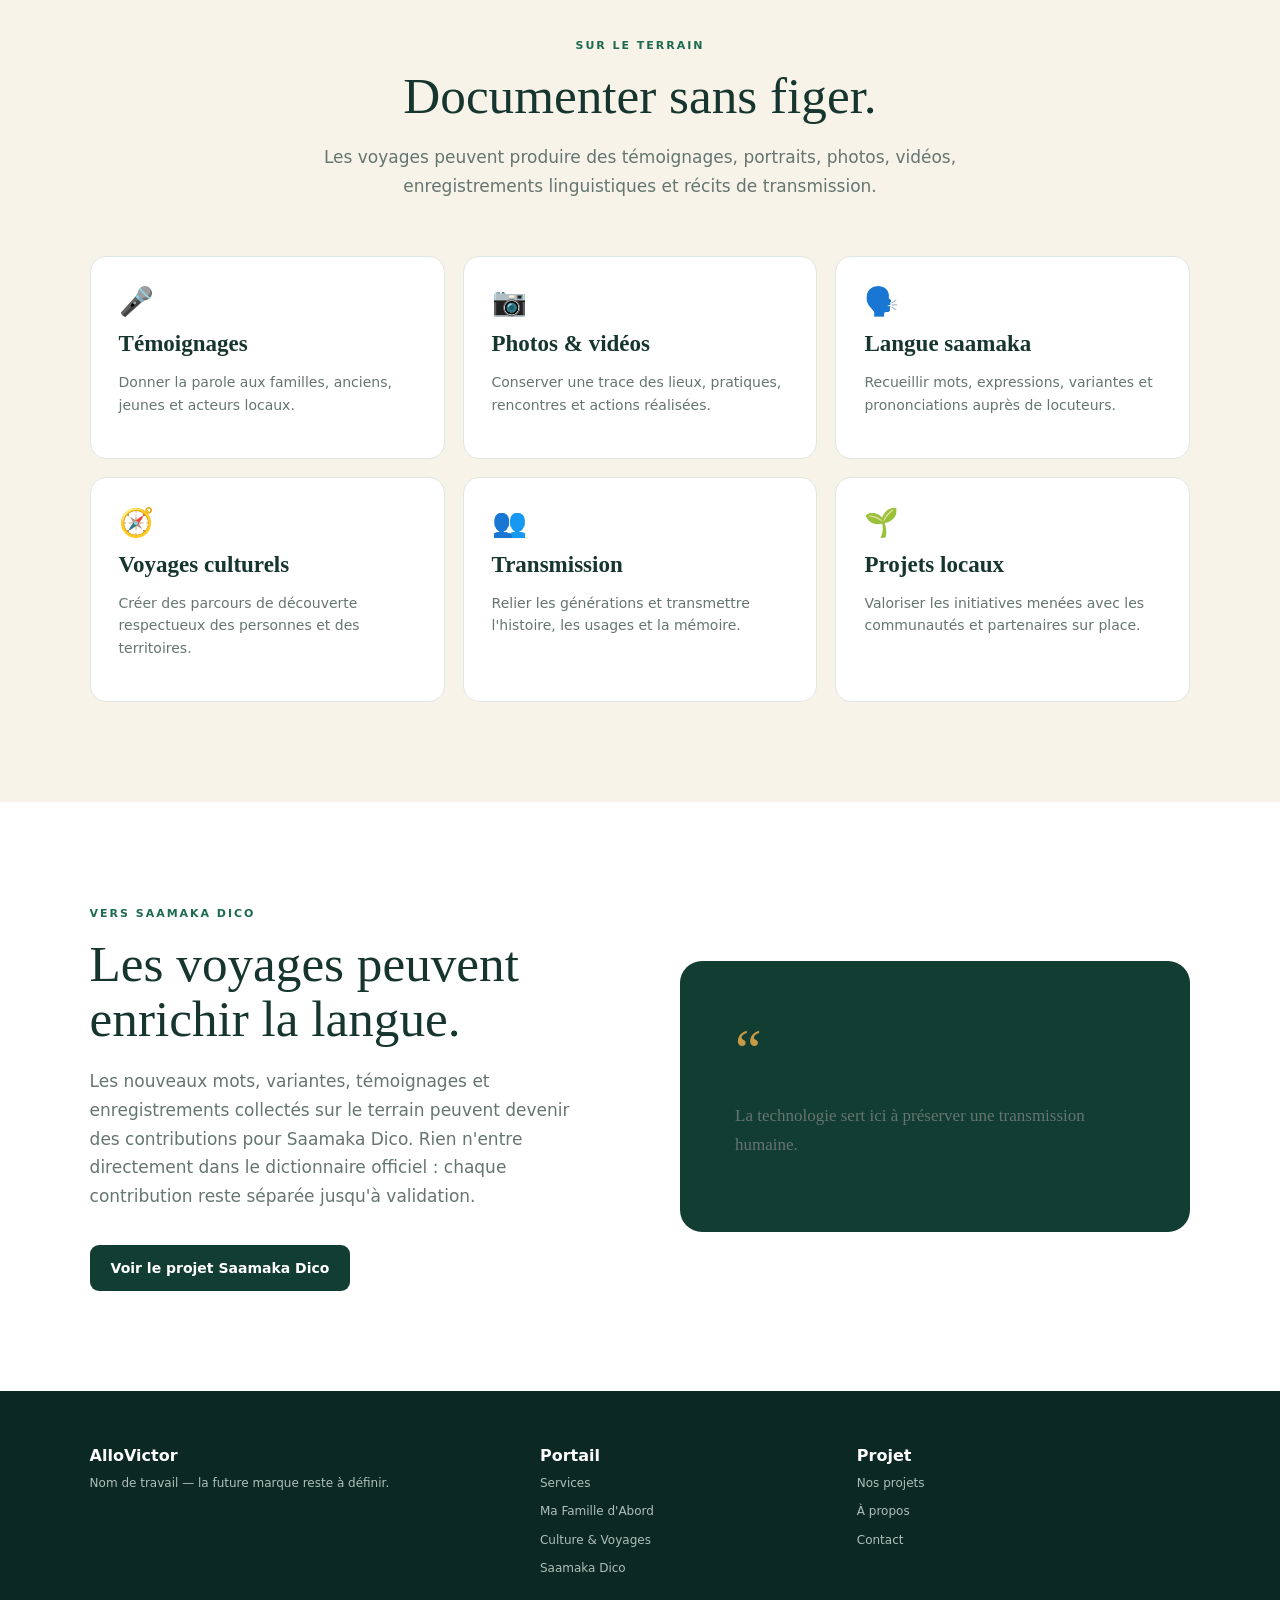
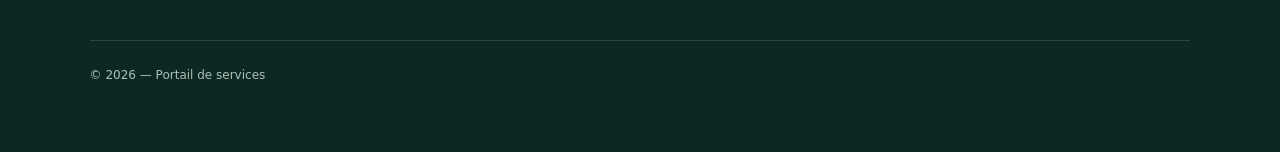
<file: docs/portal/culture.html>
<!doctype html><html lang="fr"><head><meta charset="utf-8"><meta name="viewport" content="width=device-width,initial-scale=1"><title>Culture & Voyages — AlloVictor</title><link rel="stylesheet" href="styles.css"></head><body><header class="topbar"><a class="brand" href="index.html"><span class="brand-mark">A</span><span>AlloVictor<small>nom provisoire</small></span></a><button class="menu" aria-label="Ouvrir le menu">☰</button><nav><a href="services.html">Services</a><a href="famille.html">Ma Famille d'Abord</a><a href="culture.html">Culture & Voyages</a><a href="saamaka.html">Saamaka Dico</a><a href="projets.html">Nos projets</a><a href="apropos.html">À propos</a><a href="contact.html">Contact</a></nav></header>
<main><section class="page-hero culture-page"><span class="eyebrow">CULTURE & VOYAGES</span><h1>Voyager pour rencontrer.<br><em>Rencontrer pour transmettre.</em></h1><p>Un projet d'échanges culturels qui crée un pont vivant entre la France métropolitaine, la Guyane française et le Suriname.</p></section>
<section class="territory-band">
 <div class="territory-intro"><span class="eyebrow">TROIS TERRITOIRES, UN LIEN</span><h2>Des histoires qui circulent.</h2><p>Le portail doit rendre visibles les liens familiaux, culturels et linguistiques qui existent entre ces territoires, sans réduire le projet à une destination touristique.</p></div>
 <div class="territory-map">
  <div class="territory france"><span>🇫🇷</span><b>France</b><small>Communautés & transmission</small></div>
  <div class="route r1">·········· ✈ ··········</div>
  <div class="territory guyane"><span>🇬🇫</span><b>Guyane</b><small>Rencontres & culture</small></div>
  <div class="route r2">······ 🛶 ······</div>
  <div class="territory suriname"><span>🇸🇷</span><b>Suriname</b><small>Langue & patrimoine</small></div>
 </div>
</section>
<section class="section"><div class="journey large"><div><b>🇫🇷 France métropolitaine</b><span>Communautés, départs, rencontres et transmission</span></div><i>→</i><div><b>🇬🇫 Guyane française</b><span>Familles, culture, territoires et échanges</span></div><i>→</i><div><b>🇸🇷 Suriname</b><span>Langue, patrimoine, mémoire et rencontres locales</span></div></div></section>
<section class="section soft"><div class="heading"><span class="eyebrow">SUR LE TERRAIN</span><h2>Documenter sans figer.</h2><p>Les voyages peuvent produire des témoignages, portraits, photos, vidéos, enregistrements linguistiques et récits de transmission.</p></div><div class="need-grid">
<div><b>🎤</b><h3>Témoignages</h3><p>Donner la parole aux familles, anciens, jeunes et acteurs locaux.</p></div>
<div><b>📷</b><h3>Photos & vidéos</h3><p>Conserver une trace des lieux, pratiques, rencontres et actions réalisées.</p></div>
<div><b>🗣️</b><h3>Langue saamaka</h3><p>Recueillir mots, expressions, variantes et prononciations auprès de locuteurs.</p></div>
<div><b>🧭</b><h3>Voyages culturels</h3><p>Créer des parcours de découverte respectueux des personnes et des territoires.</p></div>
<div><b>👥</b><h3>Transmission</h3><p>Relier les générations et transmettre l'histoire, les usages et la mémoire.</p></div>
<div><b>🌱</b><h3>Projets locaux</h3><p>Valoriser les initiatives menées avec les communautés et partenaires sur place.</p></div>
</div></section>
<section class="section"><div class="split"><div><span class="eyebrow">VERS SAAMAKA DICO</span><h2>Les voyages peuvent enrichir la langue.</h2><p>Les nouveaux mots, variantes, témoignages et enregistrements collectés sur le terrain peuvent devenir des contributions pour Saamaka Dico. Rien n'entre directement dans le dictionnaire officiel : chaque contribution reste séparée jusqu'à validation.</p><div class="actions"><a class="btn primary" href="saamaka.html">Voir le projet Saamaka Dico</a></div></div><div class="quote-card standalone"><span>“</span><p>La technologie sert ici à préserver une transmission humaine.</p></div></div></section></main><footer><div><strong>AlloVictor</strong><small>Nom de travail — la future marque reste à définir.</small></div><div><b>Portail</b><a href="services.html">Services</a><a href="famille.html">Ma Famille d'Abord</a><a href="culture.html">Culture & Voyages</a><a href="saamaka.html">Saamaka Dico</a></div><div><b>Projet</b><a href="projets.html">Nos projets</a><a href="apropos.html">À propos</a><a href="contact.html">Contact</a></div><p class="copyright">© <span id="year"></span> — Portail de services</p></footer><script src="app.js"></script></body></html>
</file>
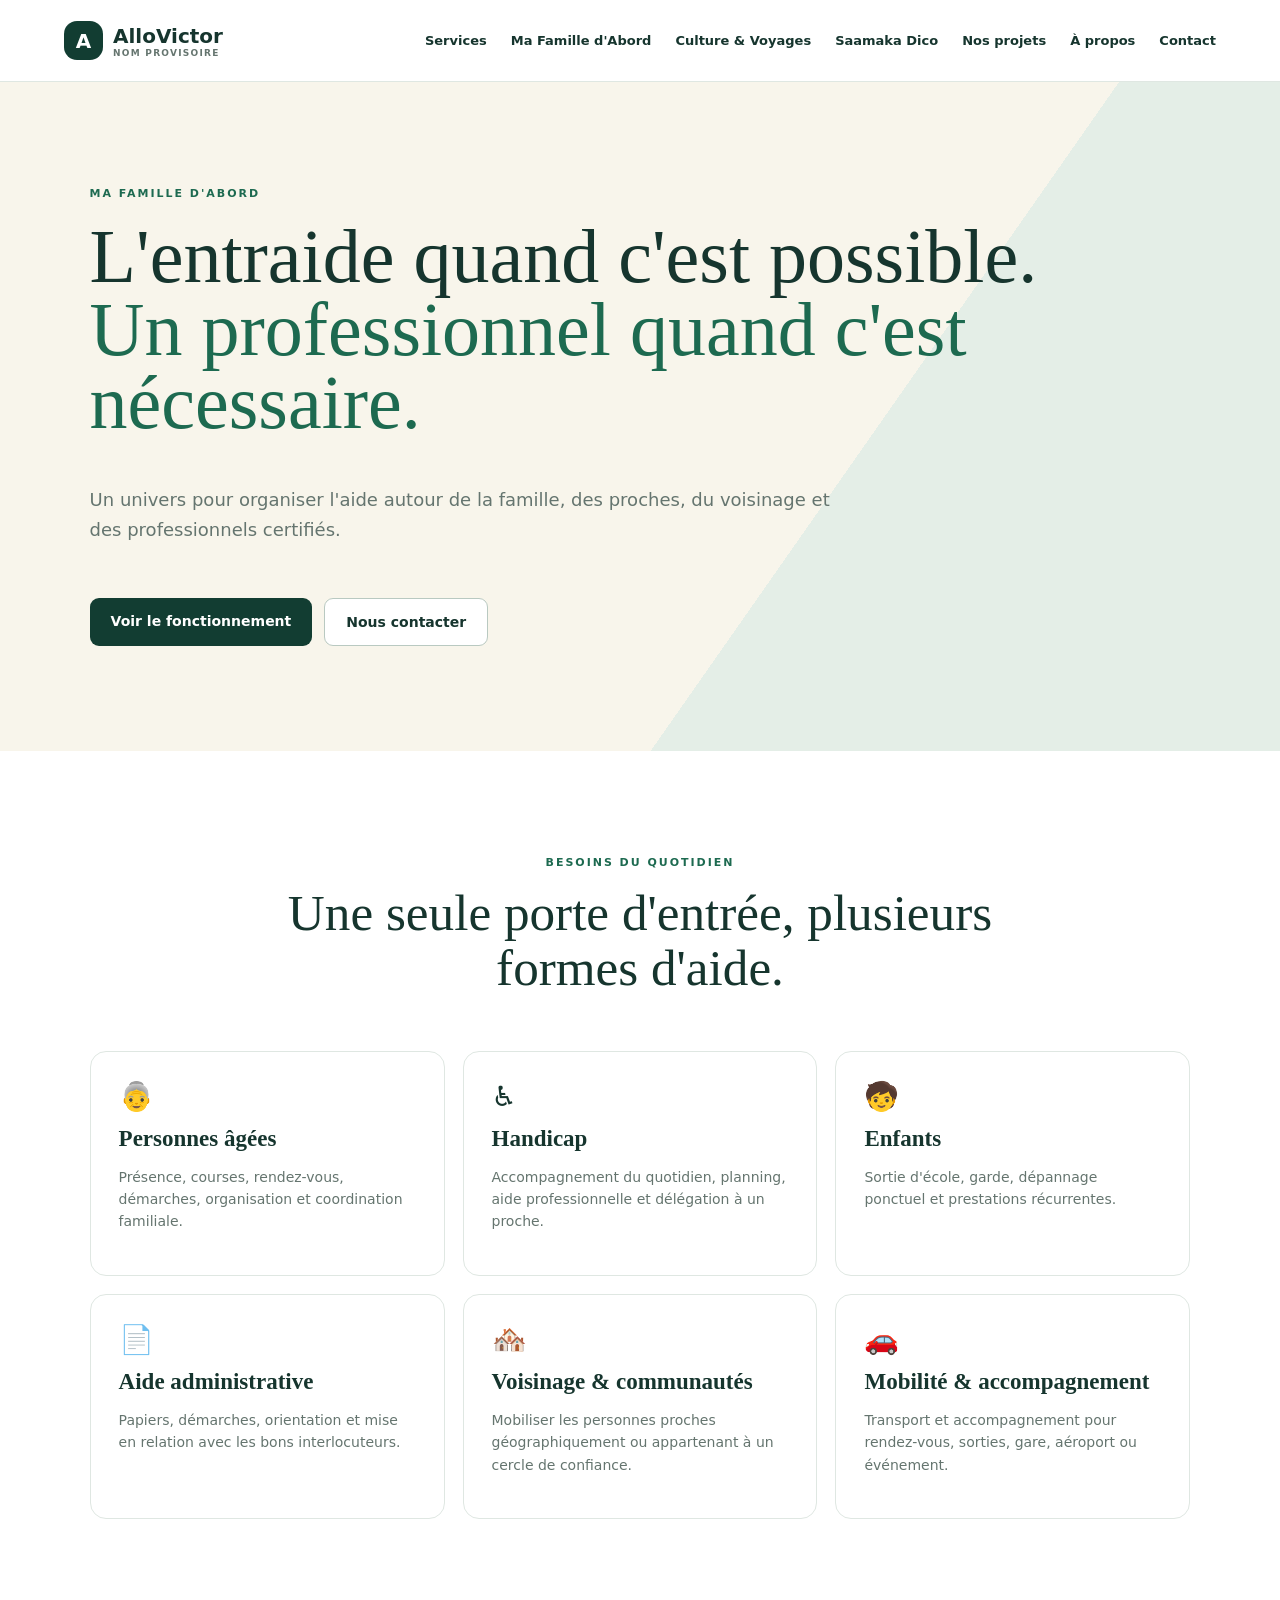
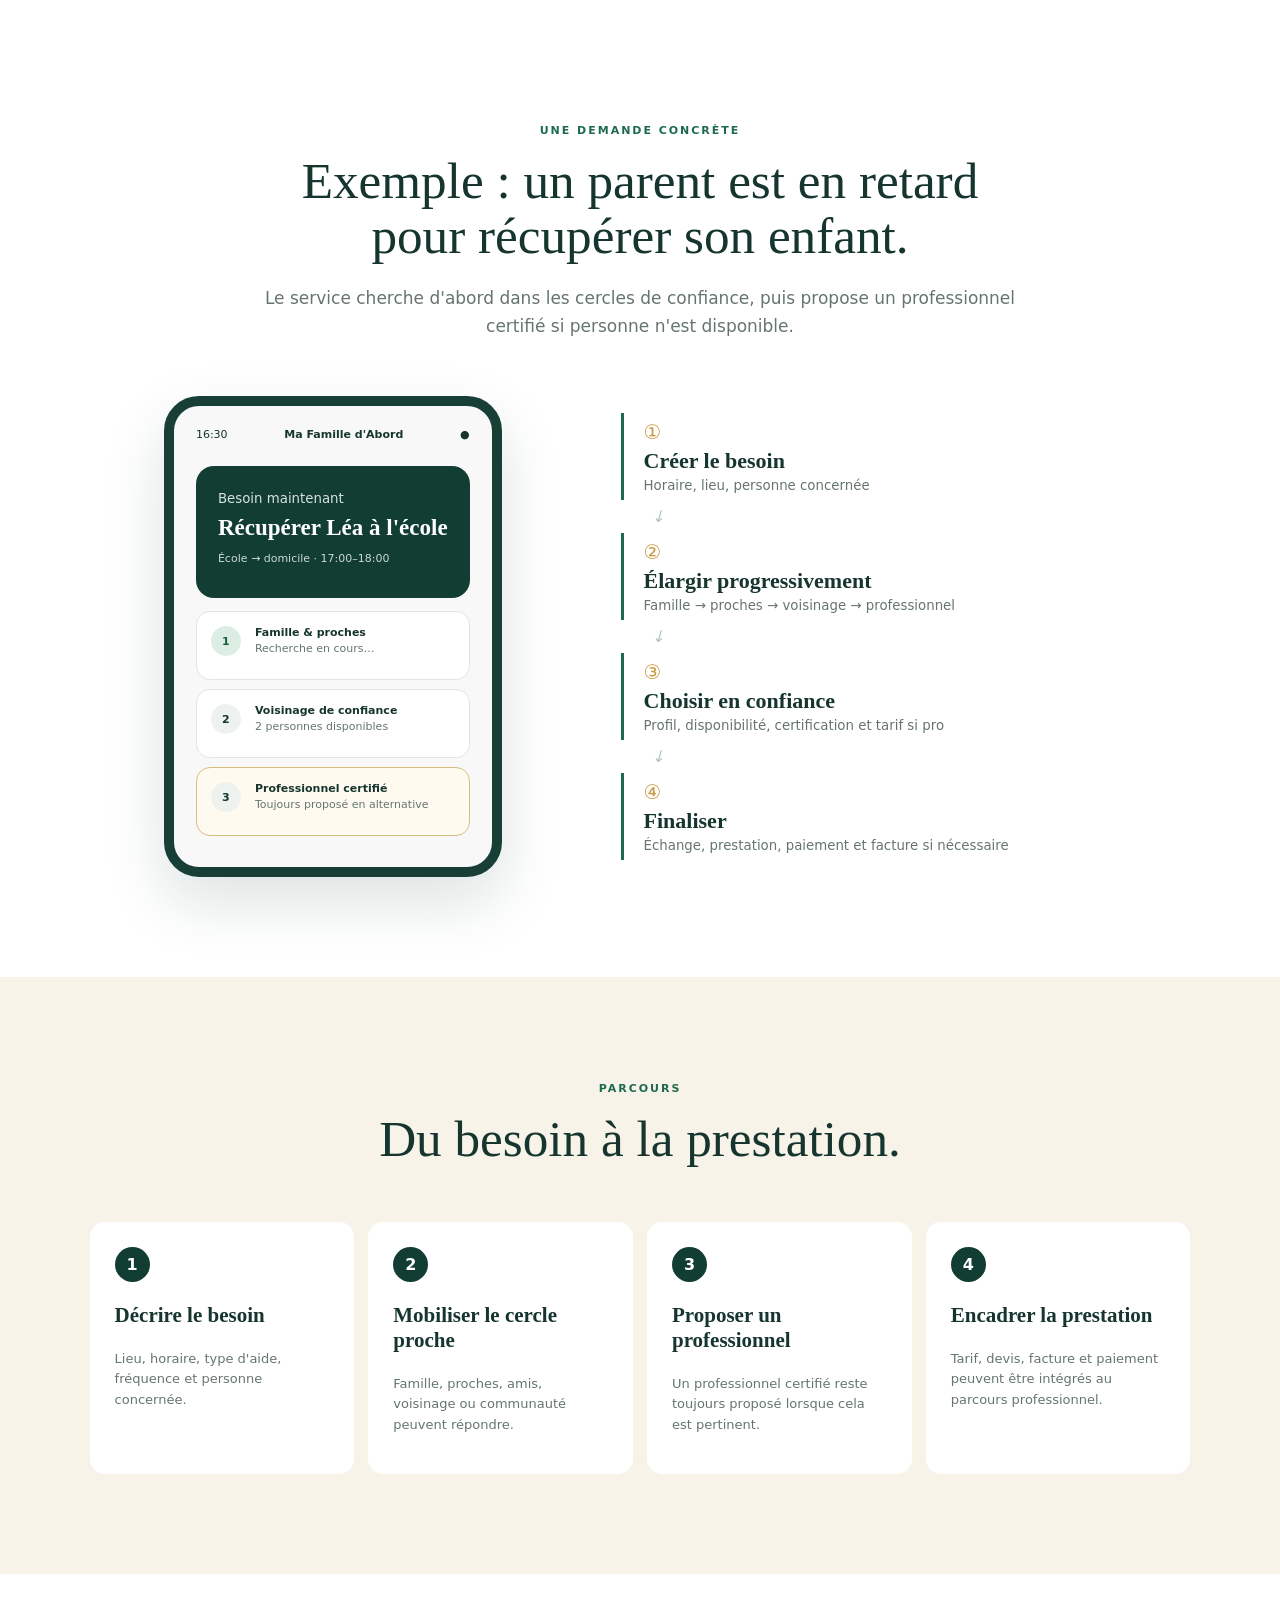
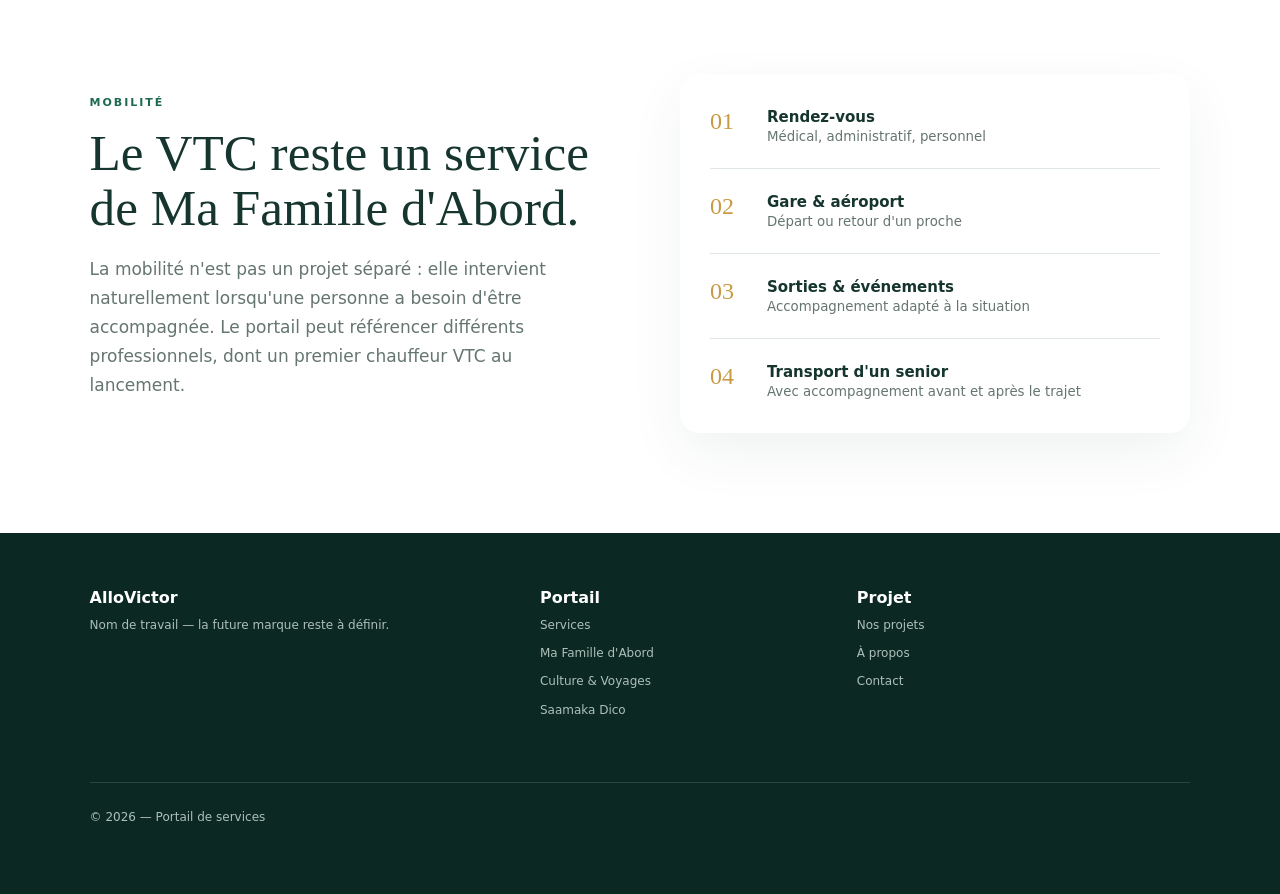
<file: docs/portal/famille.html>
<!doctype html><html lang="fr"><head><meta charset="utf-8"><meta name="viewport" content="width=device-width,initial-scale=1"><title>Ma Famille d'Abord — AlloVictor</title><link rel="stylesheet" href="styles.css"></head><body>
<header class="topbar"><a class="brand" href="index.html"><span class="brand-mark">A</span><span>AlloVictor<small>nom provisoire</small></span></a><button class="menu" aria-label="Ouvrir le menu">☰</button><nav><a href="services.html">Services</a><a href="famille.html">Ma Famille d'Abord</a><a href="culture.html">Culture & Voyages</a><a href="saamaka.html">Saamaka Dico</a><a href="projets.html">Nos projets</a><a href="apropos.html">À propos</a><a href="contact.html">Contact</a></nav></header>
<main><section class="page-hero family-page"><span class="eyebrow">MA FAMILLE D'ABORD</span><h1>L'entraide quand c'est possible.<br><em>Un professionnel quand c'est nécessaire.</em></h1><p>Un univers pour organiser l'aide autour de la famille, des proches, du voisinage et des professionnels certifiés.</p><div class="actions"><a class="btn primary" href="#parcours">Voir le fonctionnement</a><a class="btn ghost" href="contact.html">Nous contacter</a></div></section>
<section class="section"><div class="heading"><span class="eyebrow">BESOINS DU QUOTIDIEN</span><h2>Une seule porte d'entrée, plusieurs formes d'aide.</h2></div><div class="need-grid">
<div id="seniors"><b>👵</b><h3>Personnes âgées</h3><p>Présence, courses, rendez-vous, démarches, organisation et coordination familiale.</p></div>
<div id="handicap"><b>♿</b><h3>Handicap</h3><p>Accompagnement du quotidien, planning, aide professionnelle et délégation à un proche.</p></div>
<div id="enfants"><b>🧒</b><h3>Enfants</h3><p>Sortie d'école, garde, dépannage ponctuel et prestations récurrentes.</p></div>
<div><b>📄</b><h3>Aide administrative</h3><p>Papiers, démarches, orientation et mise en relation avec les bons interlocuteurs.</p></div>
<div><b>🏘️</b><h3>Voisinage & communautés</h3><p>Mobiliser les personnes proches géographiquement ou appartenant à un cercle de confiance.</p></div>
<div id="mobilite"><b>🚗</b><h3>Mobilité & accompagnement</h3><p>Transport et accompagnement pour rendez-vous, sorties, gare, aéroport ou événement.</p></div>
</div></section>
<section class="section family-visual">
  <div class="heading"><span class="eyebrow">UNE DEMANDE CONCRÈTE</span><h2>Exemple : un parent est en retard pour récupérer son enfant.</h2><p>Le service cherche d'abord dans les cercles de confiance, puis propose un professionnel certifié si personne n'est disponible.</p></div>
  <div class="scenario">
    <div class="scenario-phone">
      <div class="phone-header"><span>16:30</span><b>Ma Famille d'Abord</b><span>●</span></div>
      <div class="request-card"><small>Besoin maintenant</small><h3>Récupérer Léa à l'école</h3><p>École → domicile · 17:00–18:00</p></div>
      <div class="circle-status"><span class="ok">1</span><div><b>Famille & proches</b><small>Recherche en cours…</small></div></div>
      <div class="circle-status"><span>2</span><div><b>Voisinage de confiance</b><small>2 personnes disponibles</small></div></div>
      <div class="circle-status pro"><span>3</span><div><b>Professionnel certifié</b><small>Toujours proposé en alternative</small></div></div>
    </div>
    <div class="scenario-flow">
      <div><span>①</span><b>Créer le besoin</b><small>Horaire, lieu, personne concernée</small></div>
      <i>↓</i><div><span>②</span><b>Élargir progressivement</b><small>Famille → proches → voisinage → professionnel</small></div>
      <i>↓</i><div><span>③</span><b>Choisir en confiance</b><small>Profil, disponibilité, certification et tarif si pro</small></div>
      <i>↓</i><div><span>④</span><b>Finaliser</b><small>Échange, prestation, paiement et facture si nécessaire</small></div>
    </div>
  </div>
</section>
<section id="parcours" class="section soft"><div class="heading"><span class="eyebrow">PARCOURS</span><h2>Du besoin à la prestation.</h2></div><div class="steps">
<div><span>1</span><h3>Décrire le besoin</h3><p>Lieu, horaire, type d'aide, fréquence et personne concernée.</p></div>
<div><span>2</span><h3>Mobiliser le cercle proche</h3><p>Famille, proches, amis, voisinage ou communauté peuvent répondre.</p></div>
<div><span>3</span><h3>Proposer un professionnel</h3><p>Un professionnel certifié reste toujours proposé lorsque cela est pertinent.</p></div>
<div><span>4</span><h3>Encadrer la prestation</h3><p>Tarif, devis, facture et paiement peuvent être intégrés au parcours professionnel.</p></div>
</div></section>
<section class="section"><div class="split"><div><span class="eyebrow">MOBILITÉ</span><h2>Le VTC reste un service de Ma Famille d'Abord.</h2><p>La mobilité n'est pas un projet séparé : elle intervient naturellement lorsqu'une personne a besoin d'être accompagnée. Le portail peut référencer différents professionnels, dont un premier chauffeur VTC au lancement.</p></div><div class="service-list"><div><span>01</span><b>Rendez-vous</b><small>Médical, administratif, personnel</small></div><div><span>02</span><b>Gare & aéroport</b><small>Départ ou retour d'un proche</small></div><div><span>03</span><b>Sorties & événements</b><small>Accompagnement adapté à la situation</small></div><div><span>04</span><b>Transport d'un senior</b><small>Avec accompagnement avant et après le trajet</small></div></div></div></section></main><footer><div><strong>AlloVictor</strong><small>Nom de travail — la future marque reste à définir.</small></div><div><b>Portail</b><a href="services.html">Services</a><a href="famille.html">Ma Famille d'Abord</a><a href="culture.html">Culture & Voyages</a><a href="saamaka.html">Saamaka Dico</a></div><div><b>Projet</b><a href="projets.html">Nos projets</a><a href="apropos.html">À propos</a><a href="contact.html">Contact</a></div><p class="copyright">© <span id="year"></span> — Portail de services</p></footer><script src="app.js"></script></body></html>
</file>
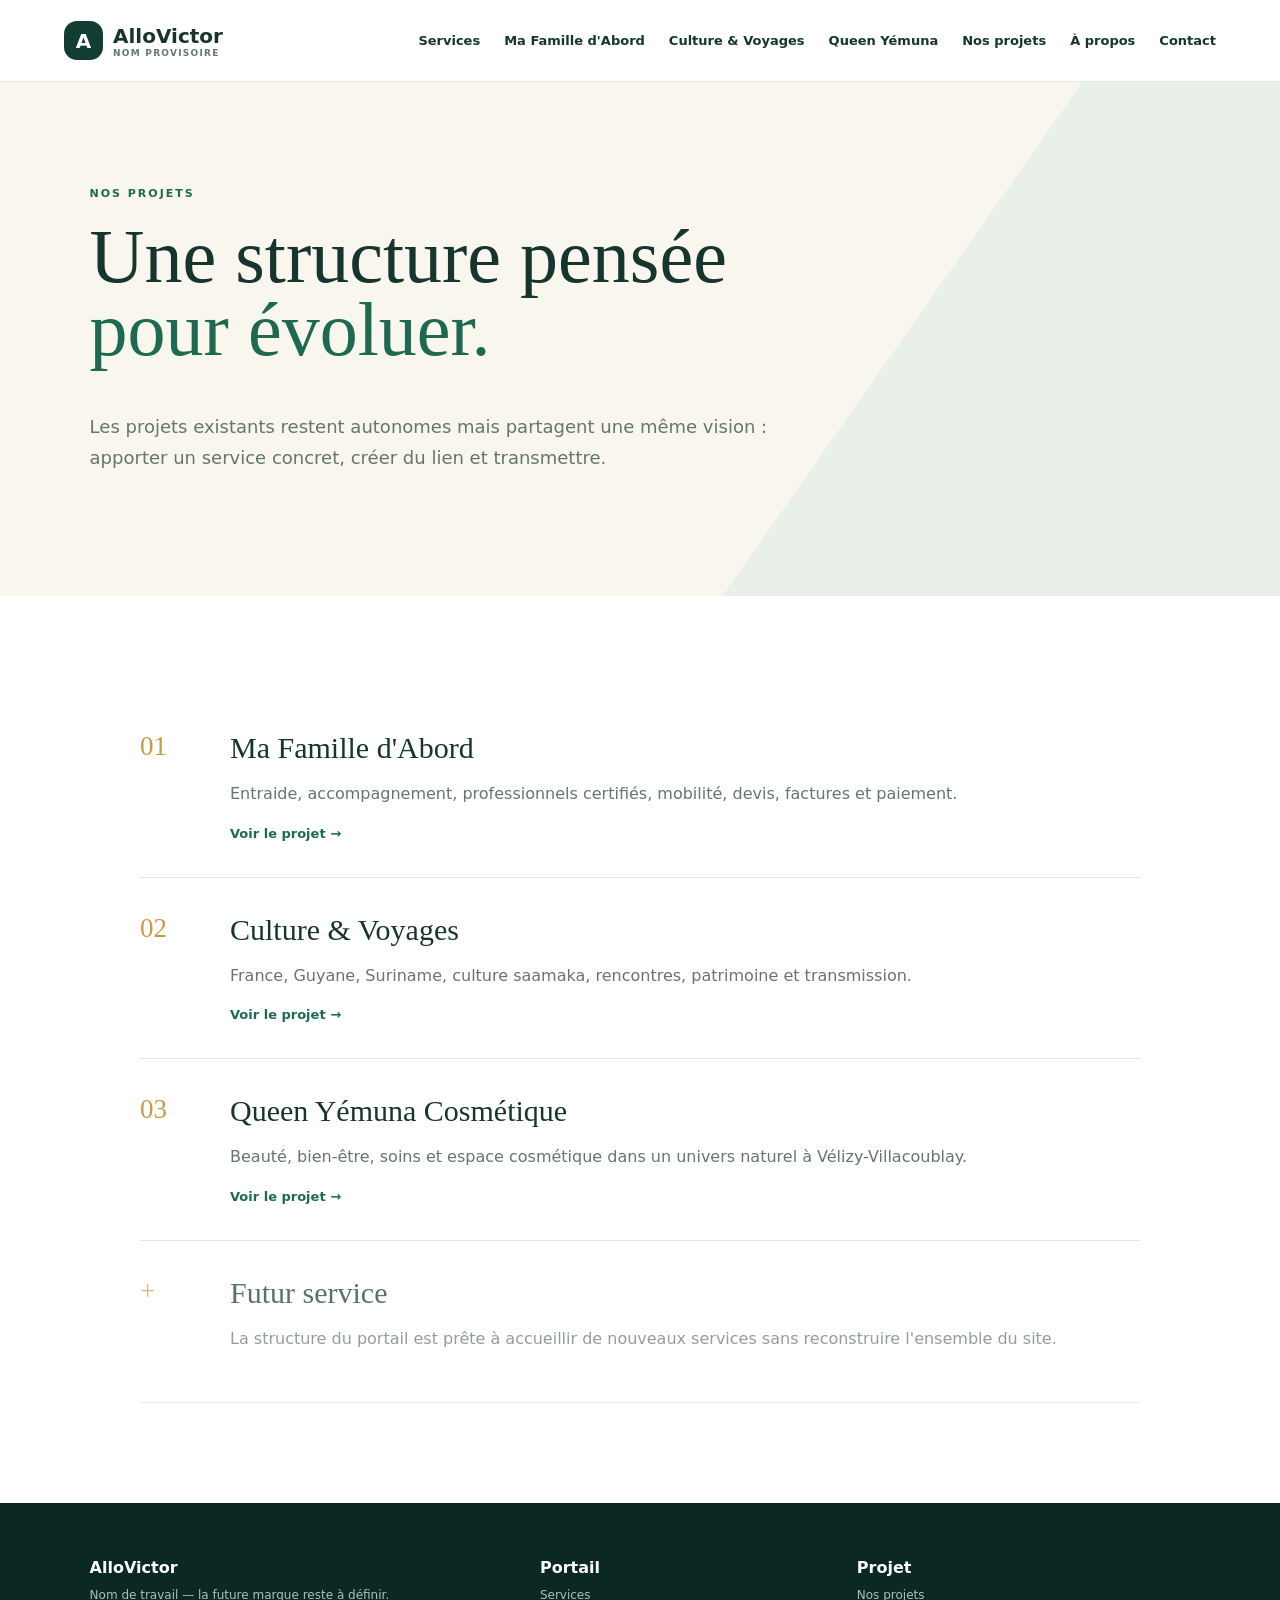
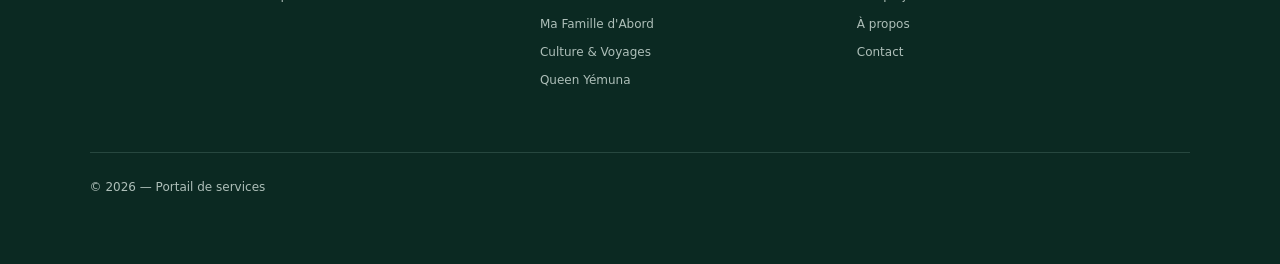
<file: docs/portal/projets.html>
<!doctype html><html lang="fr"><head><meta charset="utf-8"><meta name="viewport" content="width=device-width,initial-scale=1"><title>Nos projets — AlloVictor</title><link rel="stylesheet" href="styles.css"></head><body><header class="topbar"><a class="brand" href="index.html"><span class="brand-mark">A</span><span>AlloVictor<small>nom provisoire</small></span></a><button class="menu" aria-label="Ouvrir le menu">☰</button><nav><a href="services.html">Services</a><a href="famille.html">Ma Famille d'Abord</a><a href="culture.html">Culture & Voyages</a><a href="yemuna.html">Queen Yémuna</a><a href="projets.html">Nos projets</a><a href="apropos.html">À propos</a><a href="contact.html">Contact</a></nav></header><main><section class="page-hero"><span class="eyebrow">NOS PROJETS</span><h1>Une structure pensée<br><em>pour évoluer.</em></h1><p>Les projets existants restent autonomes mais partagent une même vision : apporter un service concret, créer du lien et transmettre.</p></section><section class="section"><div class="project-list"><article><span>01</span><div><h2>Ma Famille d'Abord</h2><p>Entraide, accompagnement, professionnels certifiés, mobilité, devis, factures et paiement.</p><a href="famille.html">Voir le projet →</a></div></article><article><span>02</span><div><h2>Culture & Voyages</h2><p>France, Guyane, Suriname, culture saamaka, rencontres, patrimoine et transmission.</p><a href="culture.html">Voir le projet →</a></div></article><article><span>03</span><div><h2>Queen Yémuna Cosmétique</h2><p>Beauté, bien-être, soins et espace cosmétique dans un univers naturel à Vélizy-Villacoublay.</p><a href="yemuna.html">Voir le projet →</a></div></article><article class="future-project"><span>+</span><div><h2>Futur service</h2><p>La structure du portail est prête à accueillir de nouveaux services sans reconstruire l'ensemble du site.</p></div></article></div></section></main><footer><div><strong>AlloVictor</strong><small>Nom de travail — la future marque reste à définir.</small></div><div><b>Portail</b><a href="services.html">Services</a><a href="famille.html">Ma Famille d'Abord</a><a href="culture.html">Culture & Voyages</a><a href="yemuna.html">Queen Yémuna</a></div><div><b>Projet</b><a href="projets.html">Nos projets</a><a href="apropos.html">À propos</a><a href="contact.html">Contact</a></div><p class="copyright">© <span id="year"></span> — Portail de services</p></footer><script src="app.js"></script></body></html>
</file>
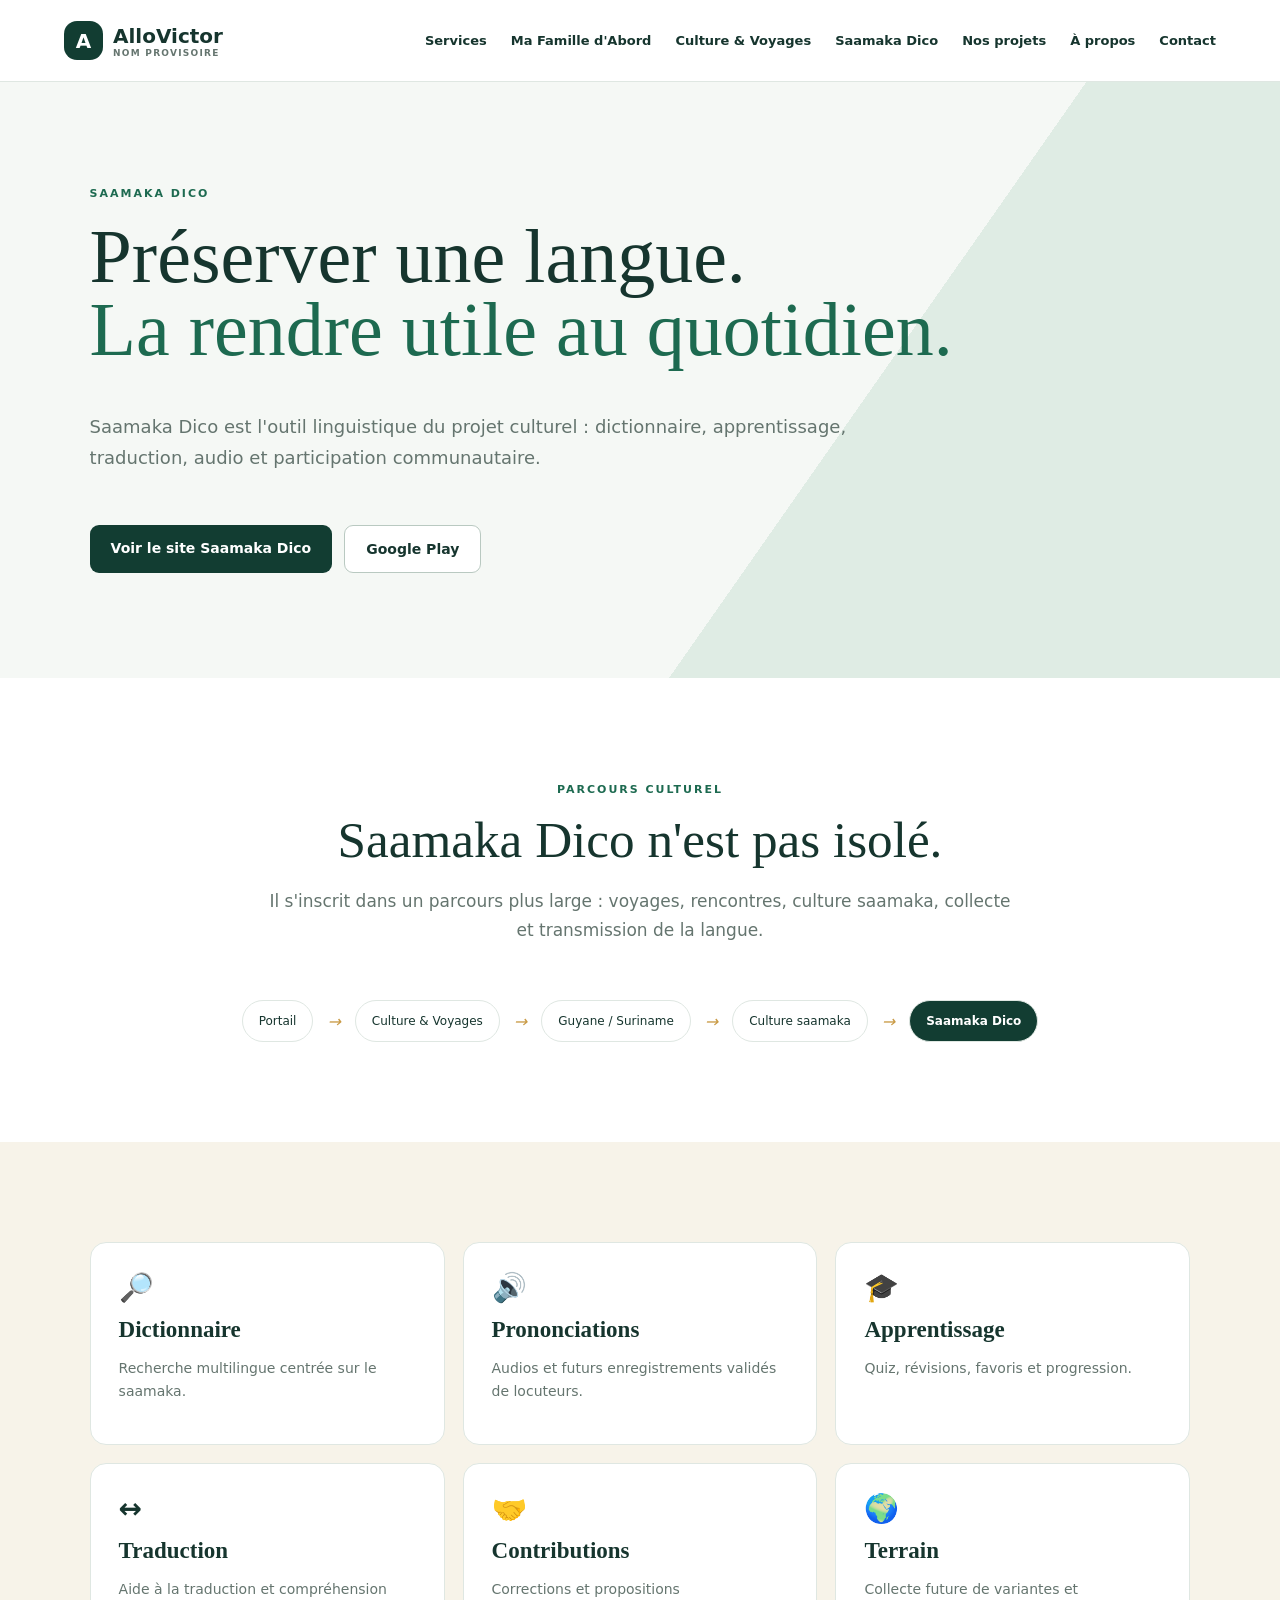
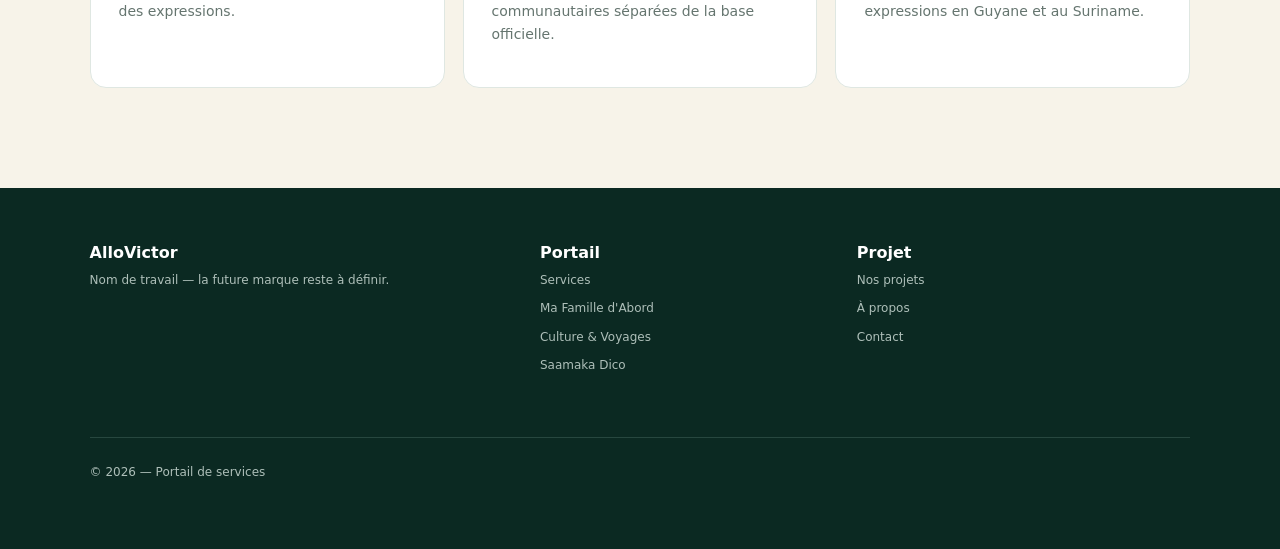
<file: docs/portal/saamaka.html>
<!doctype html><html lang="fr"><head><meta charset="utf-8"><meta name="viewport" content="width=device-width,initial-scale=1"><title>Saamaka Dico — AlloVictor</title><link rel="stylesheet" href="styles.css"></head><body><header class="topbar"><a class="brand" href="index.html"><span class="brand-mark">A</span><span>AlloVictor<small>nom provisoire</small></span></a><button class="menu" aria-label="Ouvrir le menu">☰</button><nav><a href="services.html">Services</a><a href="famille.html">Ma Famille d'Abord</a><a href="culture.html">Culture & Voyages</a><a href="saamaka.html">Saamaka Dico</a><a href="projets.html">Nos projets</a><a href="apropos.html">À propos</a><a href="contact.html">Contact</a></nav></header>
<main><section class="page-hero dico-page"><span class="eyebrow">SAAMAKA DICO</span><h1>Préserver une langue.<br><em>La rendre utile au quotidien.</em></h1><p>Saamaka Dico est l'outil linguistique du projet culturel : dictionnaire, apprentissage, traduction, audio et participation communautaire.</p><div class="actions"><a class="btn primary" href="../index.html">Voir le site Saamaka Dico</a><a class="btn ghost" href="https://play.google.com/store/apps/details?id=com.saramakadicto">Google Play</a></div></section>
<section class="section"><div class="heading"><span class="eyebrow">PARCOURS CULTUREL</span><h2>Saamaka Dico n'est pas isolé.</h2><p>Il s'inscrit dans un parcours plus large : voyages, rencontres, culture saamaka, collecte et transmission de la langue.</p></div><div class="breadcrumb-flow"><span>Portail</span><i>→</i><span>Culture & Voyages</span><i>→</i><span>Guyane / Suriname</span><i>→</i><span>Culture saamaka</span><i>→</i><strong>Saamaka Dico</strong></div></section>
<section class="section soft"><div class="need-grid">
<div><b>🔎</b><h3>Dictionnaire</h3><p>Recherche multilingue centrée sur le saamaka.</p></div><div><b>🔊</b><h3>Prononciations</h3><p>Audios et futurs enregistrements validés de locuteurs.</p></div><div><b>🎓</b><h3>Apprentissage</h3><p>Quiz, révisions, favoris et progression.</p></div><div><b>↔️</b><h3>Traduction</h3><p>Aide à la traduction et compréhension des expressions.</p></div><div><b>🤝</b><h3>Contributions</h3><p>Corrections et propositions communautaires séparées de la base officielle.</p></div><div><b>🌍</b><h3>Terrain</h3><p>Collecte future de variantes et expressions en Guyane et au Suriname.</p></div>
</div></section></main><footer><div><strong>AlloVictor</strong><small>Nom de travail — la future marque reste à définir.</small></div><div><b>Portail</b><a href="services.html">Services</a><a href="famille.html">Ma Famille d'Abord</a><a href="culture.html">Culture & Voyages</a><a href="saamaka.html">Saamaka Dico</a></div><div><b>Projet</b><a href="projets.html">Nos projets</a><a href="apropos.html">À propos</a><a href="contact.html">Contact</a></div><p class="copyright">© <span id="year"></span> — Portail de services</p></footer><script src="app.js"></script></body></html>
</file>
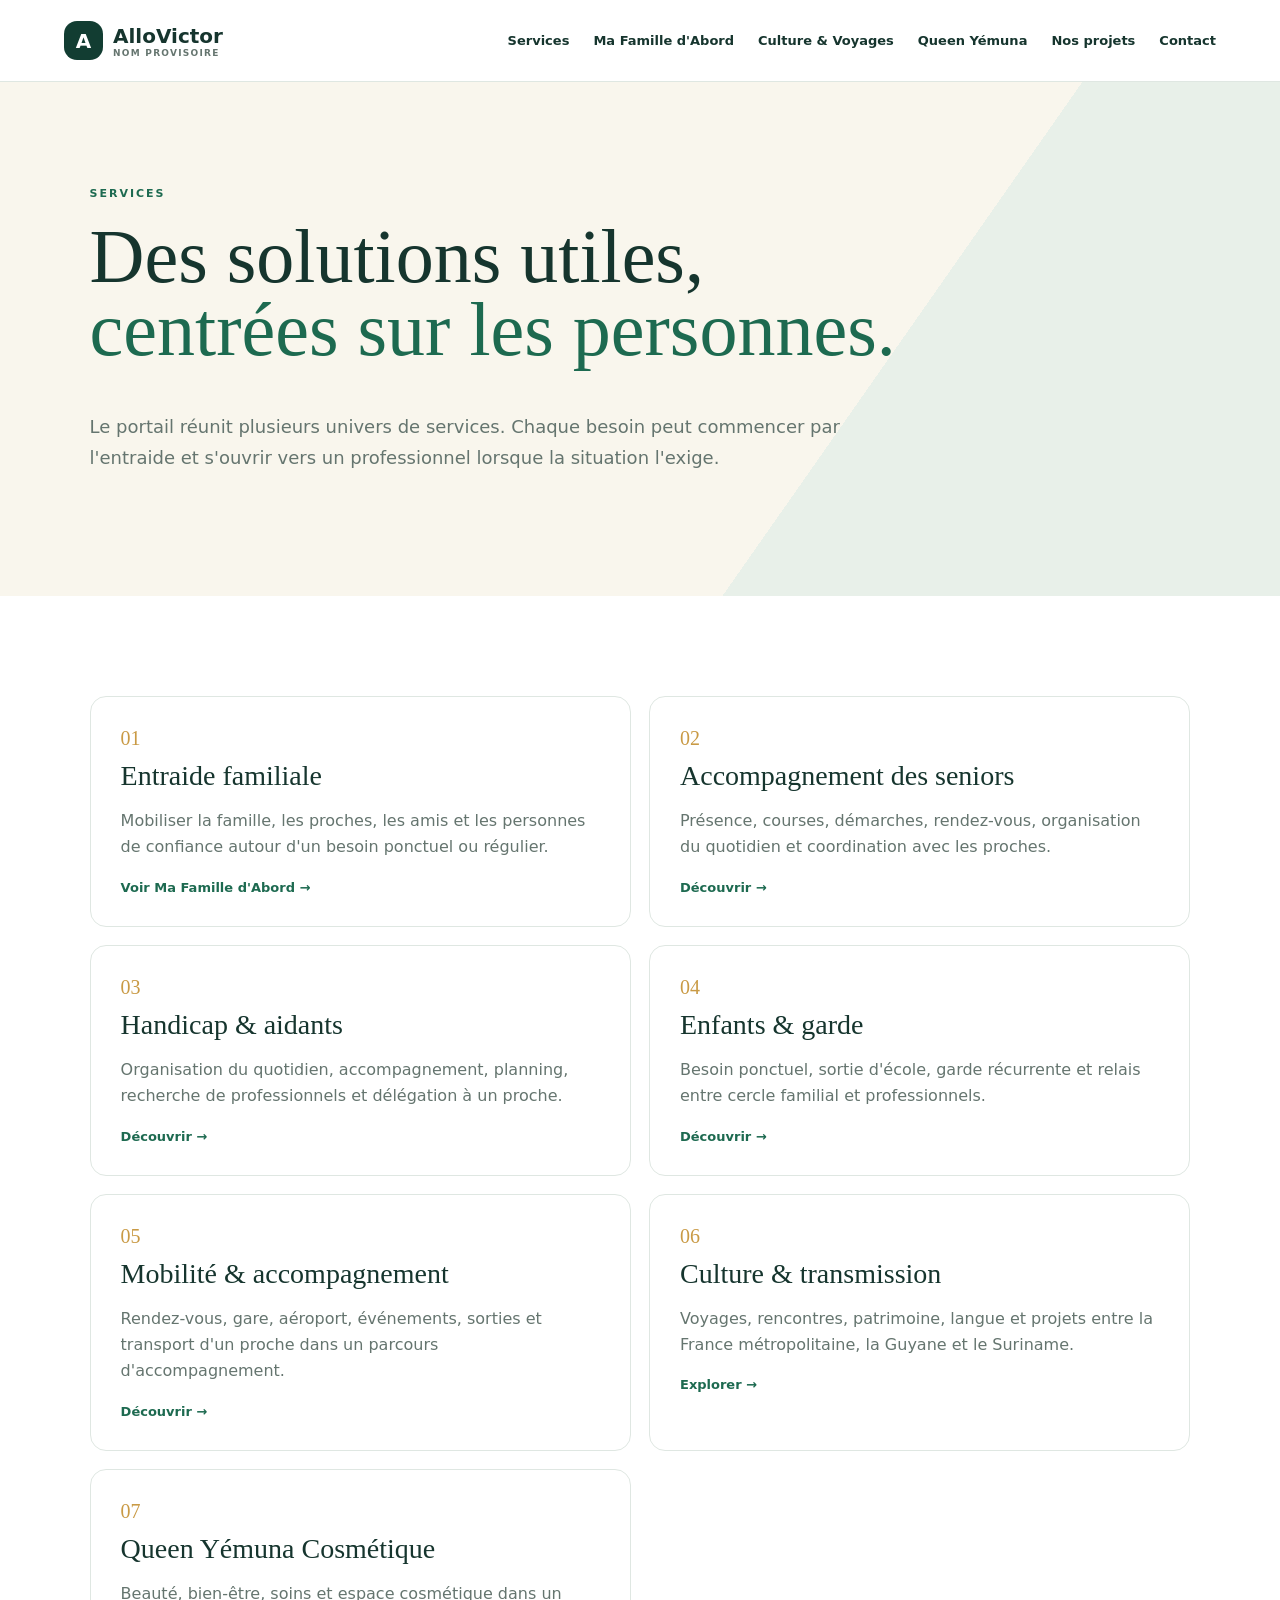
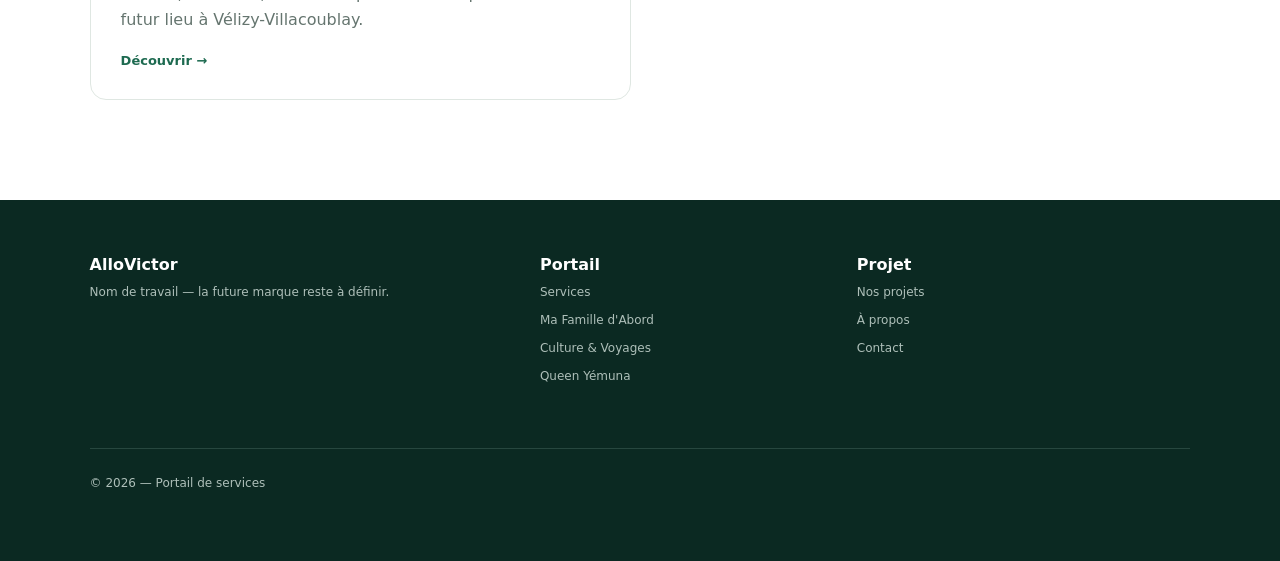
<file: docs/portal/services.html>
<!doctype html><html lang="fr"><head><meta charset="utf-8"><meta name="viewport" content="width=device-width,initial-scale=1"><title>Services — AlloVictor</title><link rel="stylesheet" href="styles.css"></head><body>
<header class="topbar"><a class="brand" href="index.html"><span class="brand-mark">A</span><span>AlloVictor<small>nom provisoire</small></span></a><button class="menu" aria-label="Ouvrir le menu">☰</button><nav><a href="services.html">Services</a><a href="famille.html">Ma Famille d'Abord</a><a href="culture.html">Culture & Voyages</a><a href="yemuna.html">Queen Yémuna</a><a href="projets.html">Nos projets</a><a href="contact.html">Contact</a></nav></header>
<main><section class="page-hero"><span class="eyebrow">SERVICES</span><h1>Des solutions utiles,<br><em>centrées sur les personnes.</em></h1><p>Le portail réunit plusieurs univers de services. Chaque besoin peut commencer par l'entraide et s'ouvrir vers un professionnel lorsque la situation l'exige.</p></section>
<section class="section"><div class="service-catalog">
<article><span>01</span><h2>Entraide familiale</h2><p>Mobiliser la famille, les proches, les amis et les personnes de confiance autour d'un besoin ponctuel ou régulier.</p><a href="famille.html">Voir Ma Famille d'Abord →</a></article>
<article><span>02</span><h2>Accompagnement des seniors</h2><p>Présence, courses, démarches, rendez-vous, organisation du quotidien et coordination avec les proches.</p><a href="famille.html#seniors">Découvrir →</a></article>
<article><span>03</span><h2>Handicap & aidants</h2><p>Organisation du quotidien, accompagnement, planning, recherche de professionnels et délégation à un proche.</p><a href="famille.html#handicap">Découvrir →</a></article>
<article><span>04</span><h2>Enfants & garde</h2><p>Besoin ponctuel, sortie d'école, garde récurrente et relais entre cercle familial et professionnels.</p><a href="famille.html#enfants">Découvrir →</a></article>
<article><span>05</span><h2>Mobilité & accompagnement</h2><p>Rendez-vous, gare, aéroport, événements, sorties et transport d'un proche dans un parcours d'accompagnement.</p><a href="famille.html#mobilite">Découvrir →</a></article>
<article><span>06</span><h2>Culture & transmission</h2><p>Voyages, rencontres, patrimoine, langue et projets entre la France métropolitaine, la Guyane et le Suriname.</p><a href="culture.html">Explorer →</a></article>
<article><span>07</span><h2>Queen Yémuna Cosmétique</h2><p>Beauté, bien-être, soins et espace cosmétique dans un futur lieu à Vélizy-Villacoublay.</p><a href="yemuna.html">Découvrir →</a></article></div></section></main><footer><div><strong>AlloVictor</strong><small>Nom de travail — la future marque reste à définir.</small></div><div><b>Portail</b><a href="services.html">Services</a><a href="famille.html">Ma Famille d'Abord</a><a href="culture.html">Culture & Voyages</a><a href="yemuna.html">Queen Yémuna</a></div><div><b>Projet</b><a href="projets.html">Nos projets</a><a href="apropos.html">À propos</a><a href="contact.html">Contact</a></div><p class="copyright">© <span id="year"></span> — Portail de services</p></footer>
<script src="app.js"></script></body></html>
</file>
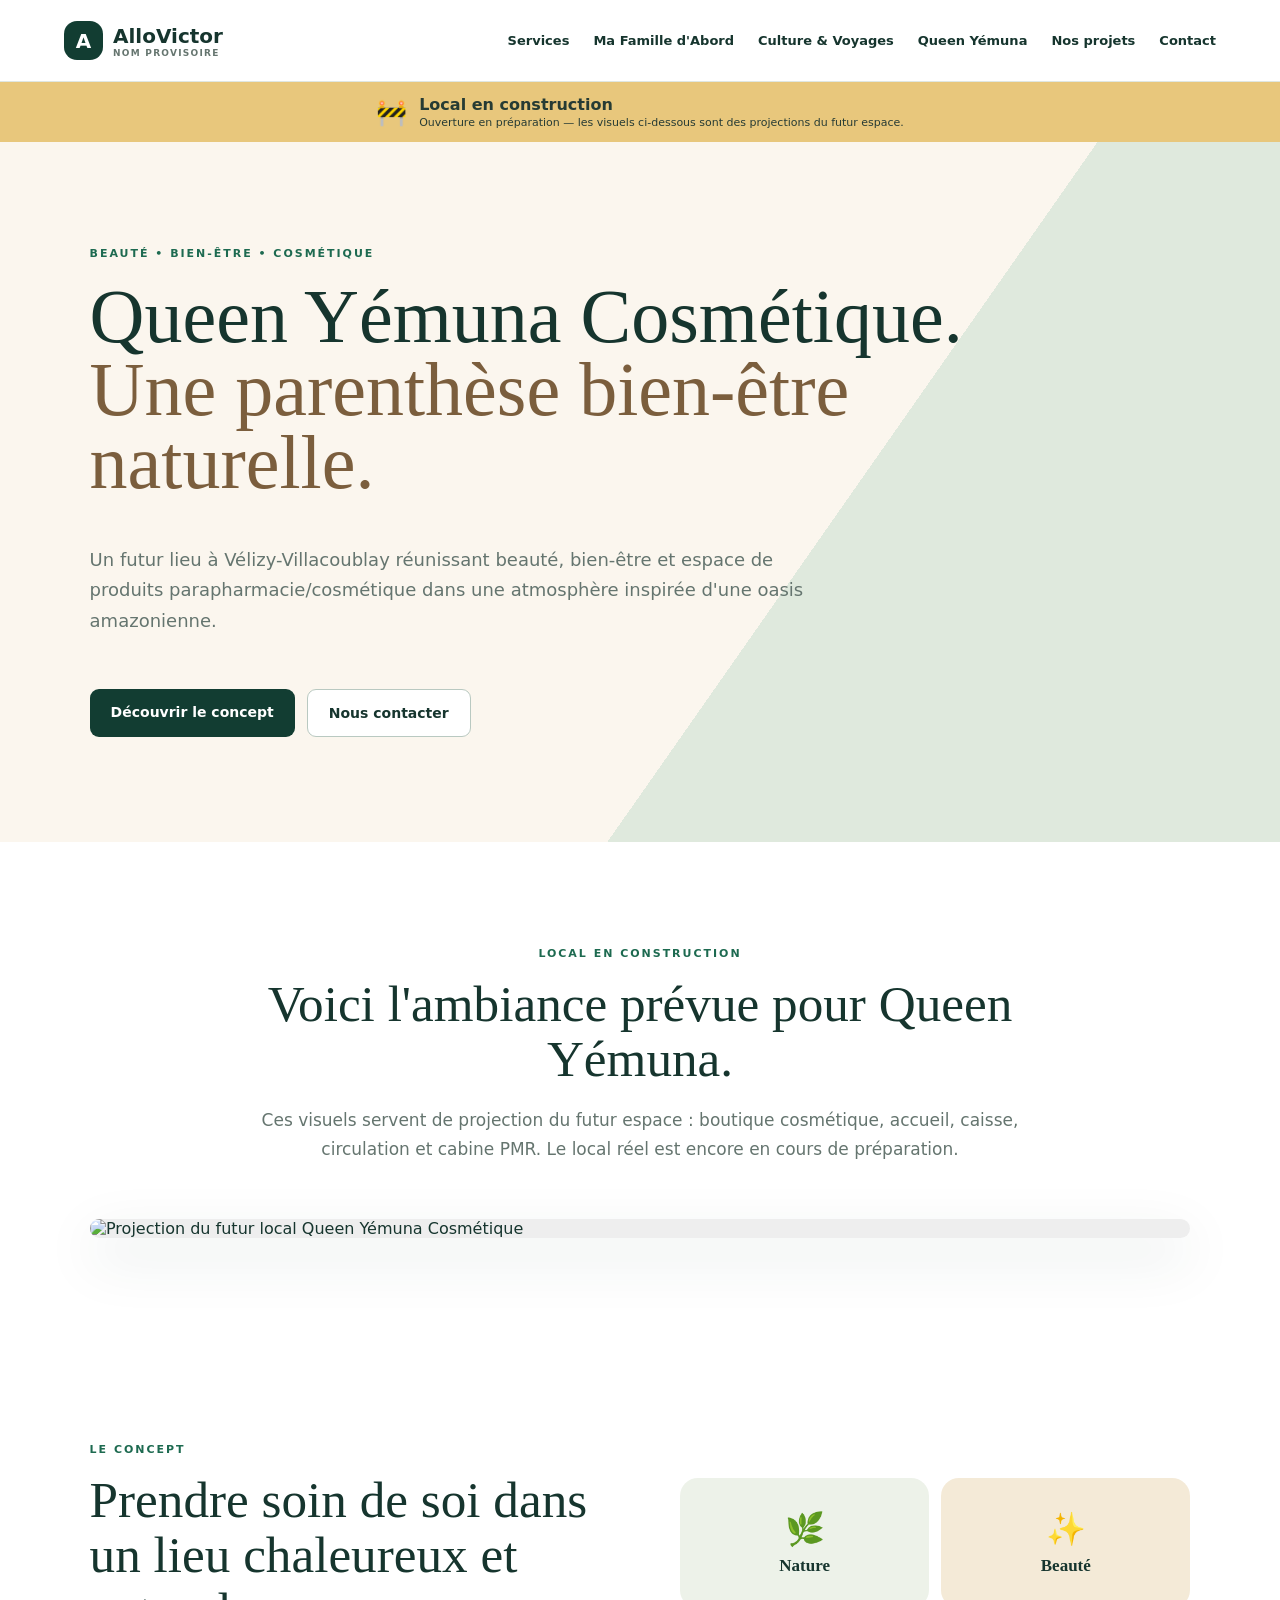
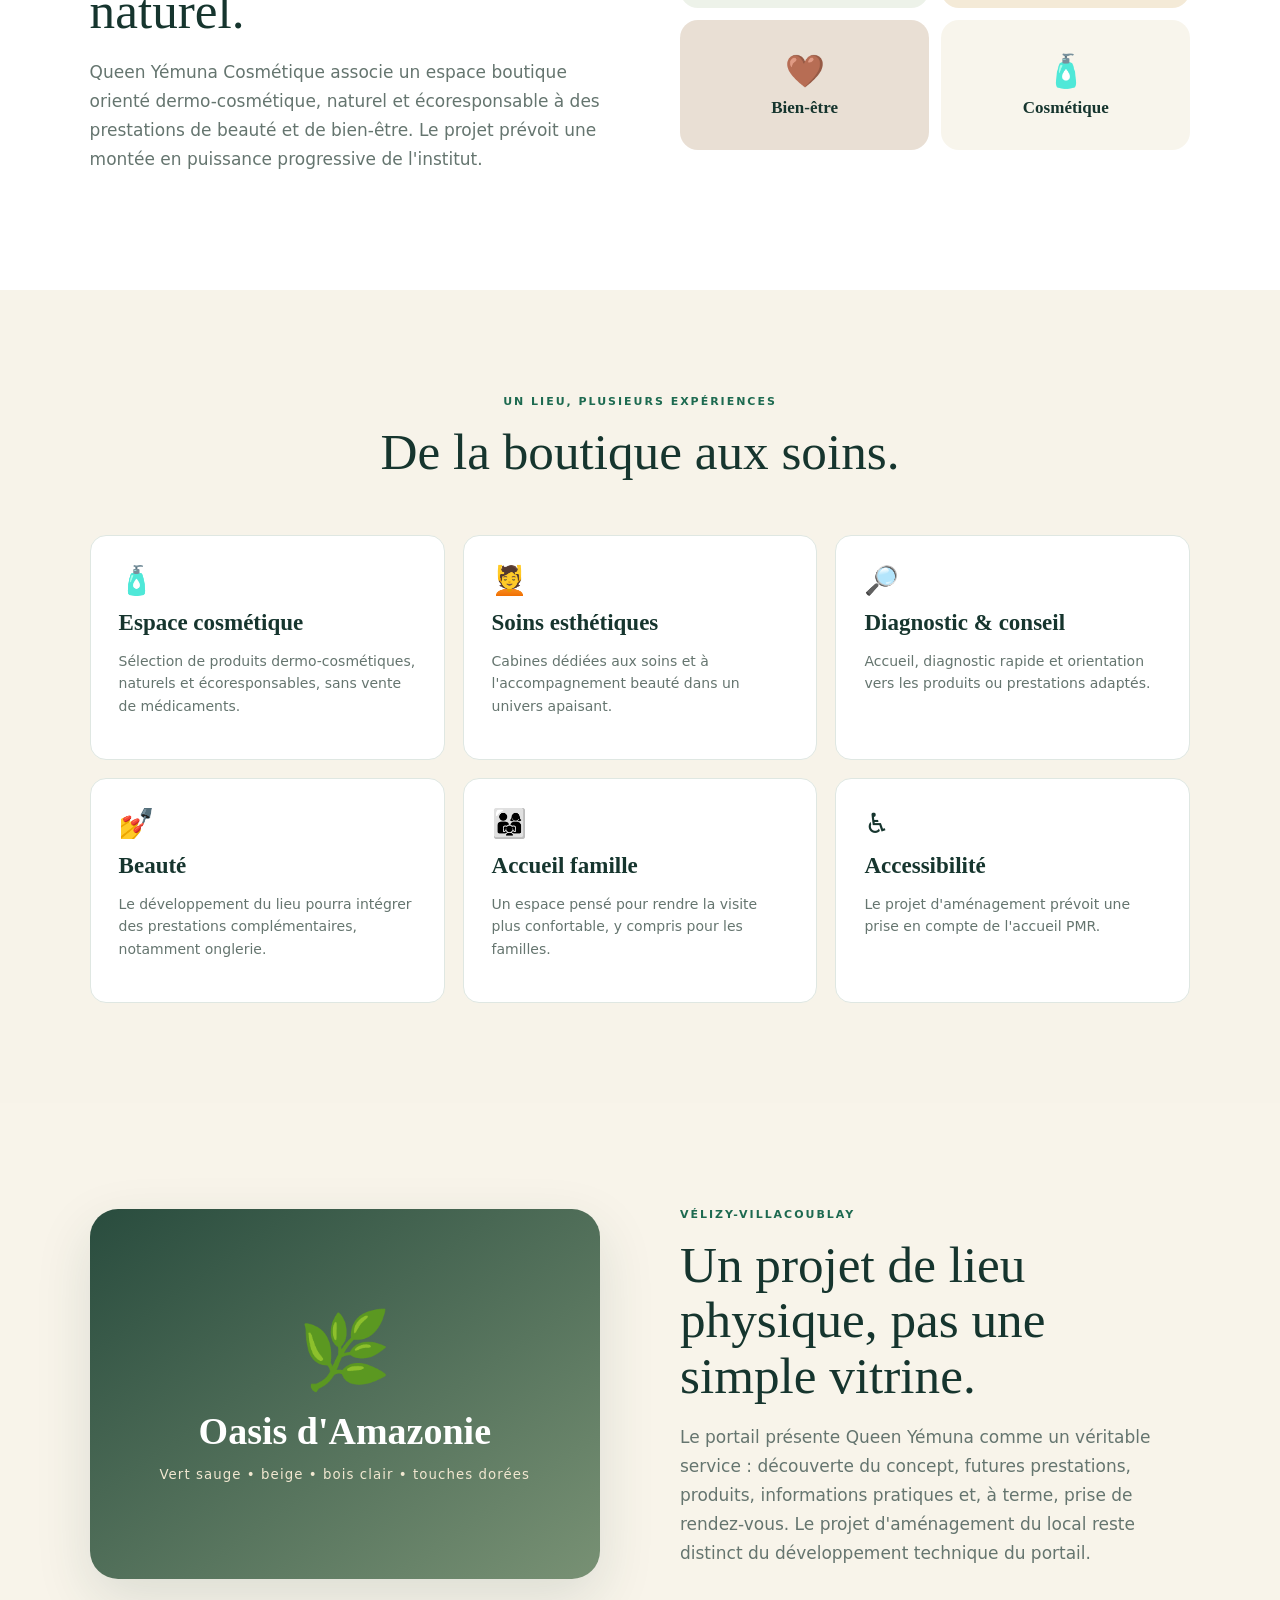
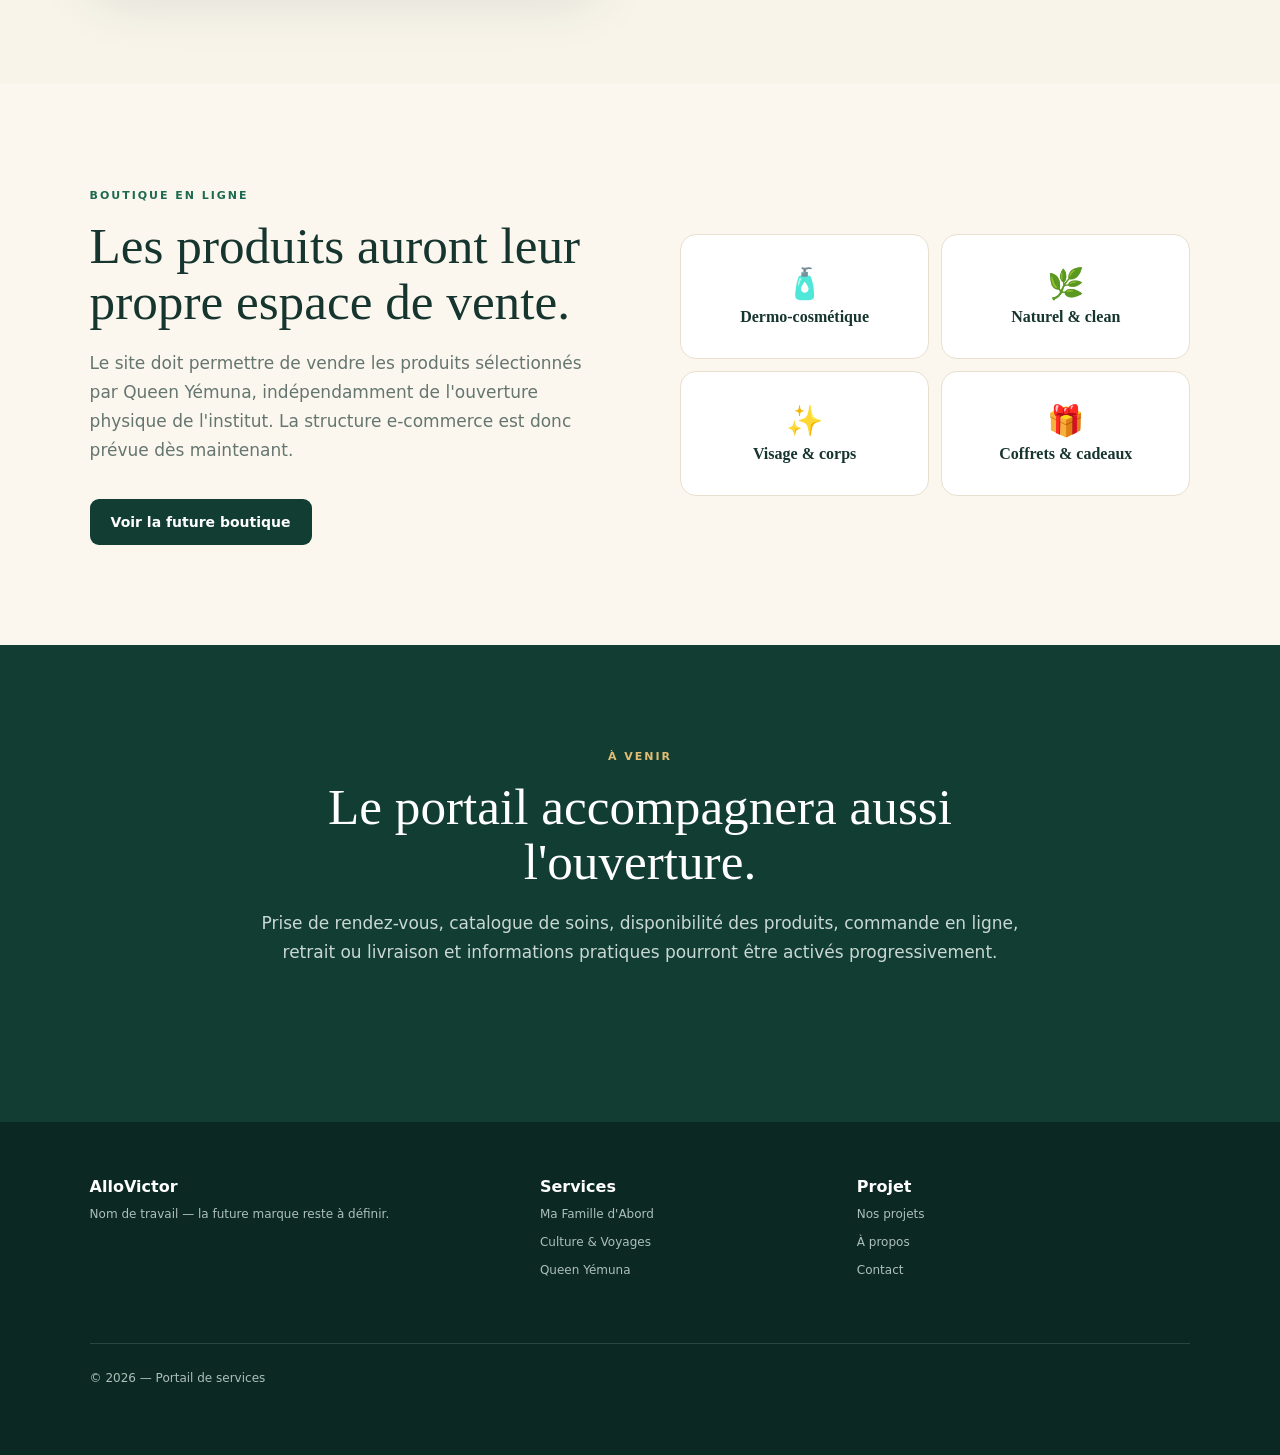
<file: docs/portal/yemuna.html>
<!doctype html><html lang="fr"><head><meta charset="utf-8"><meta name="viewport" content="width=device-width,initial-scale=1"><title>Queen Yémuna Cosmétique — AlloVictor</title><link rel="stylesheet" href="styles.css"></head><body>
<header class="topbar"><a class="brand" href="index.html"><span class="brand-mark">A</span><span>AlloVictor<small>nom provisoire</small></span></a><button class="menu" aria-label="Ouvrir le menu">☰</button><nav><a href="services.html">Services</a><a href="famille.html">Ma Famille d'Abord</a><a href="culture.html">Culture & Voyages</a><a href="yemuna.html">Queen Yémuna</a><a href="projets.html">Nos projets</a><a href="contact.html">Contact</a></nav></header>
<main><div class="construction-banner"><span>🚧</span><div><b>Local en construction</b><small>Ouverture en préparation — les visuels ci-dessous sont des projections du futur espace.</small></div></div><section class="page-hero yemuna-page"><span class="eyebrow">BEAUTÉ • BIEN-ÊTRE • COSMÉTIQUE</span><h1>Queen Yémuna Cosmétique.<br><em>Une parenthèse bien-être naturelle.</em></h1><p>Un futur lieu à Vélizy-Villacoublay réunissant beauté, bien-être et espace de produits parapharmacie/cosmétique dans une atmosphère inspirée d'une oasis amazonienne.</p><div class="actions"><a class="btn primary" href="#univers">Découvrir le concept</a><a class="btn ghost" href="contact.html">Nous contacter</a></div></section>
<section class="section yemuna-preview-section">
  <div class="heading"><span class="eyebrow">LOCAL EN CONSTRUCTION</span><h2>Voici l'ambiance prévue pour Queen Yémuna.</h2><p>Ces visuels servent de projection du futur espace : boutique cosmétique, accueil, caisse, circulation et cabine PMR. Le local réel est encore en cours de préparation.</p></div>
  <div class="project-preview-frame">
    <img id="yemuna-project-preview" alt="Projection du futur local Queen Yémuna Cosmétique" data-b64="assets/yemuna-preview.b64">
    <div class="preview-label"><b>Projection du projet</b><small>Images de conception — local non encore ouvert</small></div>
  </div>
</section>
<section id="univers" class="section yemuna-intro"><div class="split"><div><span class="eyebrow">LE CONCEPT</span><h2>Prendre soin de soi dans un lieu chaleureux et naturel.</h2><p>Queen Yémuna Cosmétique associe un espace boutique orienté dermo-cosmétique, naturel et écoresponsable à des prestations de beauté et de bien-être. Le projet prévoit une montée en puissance progressive de l'institut.</p></div><div class="yemuna-palette"><div>🌿<b>Nature</b></div><div>✨<b>Beauté</b></div><div>🤎<b>Bien-être</b></div><div>🧴<b>Cosmétique</b></div></div></div></section>
<section class="section soft"><div class="heading"><span class="eyebrow">UN LIEU, PLUSIEURS EXPÉRIENCES</span><h2>De la boutique aux soins.</h2></div><div class="need-grid"><div><b>🧴</b><h3>Espace cosmétique</h3><p>Sélection de produits dermo-cosmétiques, naturels et écoresponsables, sans vente de médicaments.</p></div><div><b>💆</b><h3>Soins esthétiques</h3><p>Cabines dédiées aux soins et à l'accompagnement beauté dans un univers apaisant.</p></div><div><b>🔎</b><h3>Diagnostic & conseil</h3><p>Accueil, diagnostic rapide et orientation vers les produits ou prestations adaptés.</p></div><div><b>💅</b><h3>Beauté</h3><p>Le développement du lieu pourra intégrer des prestations complémentaires, notamment onglerie.</p></div><div><b>👨‍👩‍👧</b><h3>Accueil famille</h3><p>Un espace pensé pour rendre la visite plus confortable, y compris pour les familles.</p></div><div><b>♿</b><h3>Accessibilité</h3><p>Le projet d'aménagement prévoit une prise en compte de l'accueil PMR.</p></div></div></section>
<section class="section yemuna-place"><div class="split"><div class="yemuna-board"><div class="leaf">🌿</div><strong>Oasis d'Amazonie</strong><small>Vert sauge • beige • bois clair • touches dorées</small></div><div><span class="eyebrow">VÉLIZY-VILLACOUBLAY</span><h2>Un projet de lieu physique, pas une simple vitrine.</h2><p>Le portail présente Queen Yémuna comme un véritable service : découverte du concept, futures prestations, produits, informations pratiques et, à terme, prise de rendez-vous. Le projet d'aménagement du local reste distinct du développement technique du portail.</p></div></div></section>
<section id="boutique" class="section yemuna-shop">
  <div class="split">
    <div><span class="eyebrow">BOUTIQUE EN LIGNE</span><h2>Les produits auront leur propre espace de vente.</h2><p>Le site doit permettre de vendre les produits sélectionnés par Queen Yémuna, indépendamment de l'ouverture physique de l'institut. La structure e-commerce est donc prévue dès maintenant.</p><div class="actions"><a class="btn primary" href="boutique-yemuna.html">Voir la future boutique</a></div></div>
    <div class="shop-categories"><div>🧴<b>Dermo-cosmétique</b></div><div>🌿<b>Naturel & clean</b></div><div>✨<b>Visage & corps</b></div><div>🎁<b>Coffrets & cadeaux</b></div></div>
  </div>
</section>
<section class="section projects"><div class="heading"><span class="eyebrow">À VENIR</span><h2>Le portail accompagnera aussi l'ouverture.</h2><p>Prise de rendez-vous, catalogue de soins, disponibilité des produits, commande en ligne, retrait ou livraison et informations pratiques pourront être activés progressivement.</p></div></section></main>
<footer><div><strong>AlloVictor</strong><small>Nom de travail — la future marque reste à définir.</small></div><div><b>Services</b><a href="famille.html">Ma Famille d'Abord</a><a href="culture.html">Culture & Voyages</a><a href="yemuna.html">Queen Yémuna</a></div><div><b>Projet</b><a href="projets.html">Nos projets</a><a href="apropos.html">À propos</a><a href="contact.html">Contact</a></div><p class="copyright">© <span id="year"></span> — Portail de services</p></footer><script src="app.js"></script></body></html>
</file>
<file: docs/portal/styles.css>
:root{--ink:#16352e;--green:#1d6a50;--deep:#123d32;--cream:#f7f3e9;--sand:#eadfc7;--gold:#c99a45;--white:#fff;--muted:#65756f;--line:#dfe7e2}*{box-sizing:border-box}html{scroll-behavior:smooth}body{margin:0;font-family:Inter,ui-sans-serif,system-ui,-apple-system,Segoe UI,sans-serif;color:var(--ink);background:#fff}a{color:inherit;text-decoration:none}.topbar{height:82px;display:flex;align-items:center;gap:35px;padding:0 max(5vw,24px);border-bottom:1px solid var(--line);position:sticky;top:0;background:rgba(255,255,255,.96);backdrop-filter:blur(14px);z-index:20}.brand{display:flex;align-items:center;gap:10px;font-weight:800;font-size:20px;margin-right:auto}.brand small{display:block;font-size:9px;text-transform:uppercase;letter-spacing:.14em;color:var(--muted);font-weight:600}.brand-mark{width:39px;height:39px;border-radius:13px;background:var(--deep);color:#fff;display:grid;place-items:center}.topbar nav{display:flex;gap:24px;font-size:13px;font-weight:650}.topbar nav a:hover{color:var(--green)}.menu{display:none;border:0;background:none;font-size:25px}.hero{min-height:650px;background:linear-gradient(125deg,#f9f6ed 0 56%,#e8f0e9 56%);padding:90px max(7vw,30px);display:grid;grid-template-columns:1.05fr .95fr;align-items:center;gap:50px}.eyebrow{font-size:11px;letter-spacing:.18em;font-weight:800;color:var(--green)}h1{font-family:Georgia,serif;font-size:clamp(50px,6vw,82px);line-height:.96;margin:20px 0 28px;font-weight:500}h1 em{color:var(--green);font-style:normal}.hero-copy p{font-size:19px;line-height:1.7;color:#52655f;max-width:650px}.actions{display:flex;gap:12px;margin-top:34px;flex-wrap:wrap}.btn{padding:15px 21px;border-radius:9px;font-weight:750;font-size:14px}.primary{background:var(--deep);color:#fff}.ghost{border:1px solid #b9c9c1;background:#fff}.hero-art{height:460px;position:relative;display:grid;place-items:center}.center{width:245px;height:245px;border-radius:50%;background:var(--deep);color:white;display:flex;flex-direction:column;align-items:center;justify-content:center;text-align:center;padding:30px;box-shadow:0 20px 60px #123d3230}.center>span{font-size:35px;color:#e7c374}.center strong{font-family:Georgia,serif;font-size:26px;margin:8px 0}.center small{line-height:1.5;color:#d5e1dd}.orbit{position:absolute;background:#fff;border-radius:50%;width:125px;height:125px;display:flex;flex-direction:column;align-items:center;justify-content:center;box-shadow:0 12px 38px #173f3520;border:1px solid #e5ebe7}.orbit span{font-size:30px}.orbit b{font-size:12px;margin-top:6px}.o1{top:5%;left:10%}.o2{right:4%;top:24%}.o3{bottom:4%;left:12%}.promise{padding:25px max(7vw,30px);background:var(--deep);color:#fff;display:flex;justify-content:center;gap:10px;flex-wrap:wrap;text-align:center}.promise p{margin:0;color:#d3e0db}.section{padding:100px max(7vw,30px)}.heading{max-width:760px;margin:0 auto 55px;text-align:center}.heading h2,.split h2{font-family:Georgia,serif;font-size:clamp(36px,4vw,54px);line-height:1.08;margin:15px 0 20px;font-weight:500}.heading p,.split p{color:var(--muted);font-size:17px;line-height:1.7}.universe-grid{display:grid;grid-template-columns:repeat(3,1fr);gap:22px;max-width:1250px;margin:auto}.universe{border:1px solid var(--line);border-radius:20px;padding:28px;overflow:hidden;transition:.2s;background:#fff}.universe:hover{transform:translateY(-5px);box-shadow:0 18px 50px #173f3515}.visual{height:150px;margin:-28px -28px 25px;padding:25px;display:flex;align-items:center;justify-content:center;font-size:36px;gap:10px;background:#edf5ef}.culture .visual{background:#f6efe1}.dico .visual{background:#e7efe9}.visual.word{font-family:Georgia,serif;font-size:34px;color:var(--deep)}.tag{font-size:10px;font-weight:800;letter-spacing:.15em;color:var(--green)}.universe h3{font-family:Georgia,serif;font-size:29px;margin:10px 0}.universe p{color:var(--muted);line-height:1.65;min-height:80px}.chips{display:flex;gap:7px;flex-wrap:wrap;margin:20px 0 26px}.chips span{background:#f3f6f4;padding:7px 9px;border-radius:20px;font-size:11px}.universe>a{font-size:13px;font-weight:800;color:var(--green)}.soft{background:var(--cream)}.split{display:grid;grid-template-columns:1fr 1fr;gap:80px;max-width:1200px;margin:auto;align-items:center}.service-list{background:#fff;border-radius:20px;padding:10px 30px;box-shadow:0 20px 55px #173f3510}.service-list div{padding:24px 0;border-bottom:1px solid var(--line);display:grid;grid-template-columns:45px 1fr;gap:3px 12px}.service-list div:last-child{border:0}.service-list span{grid-row:1/3;color:var(--gold);font-family:Georgia,serif;font-size:24px}.service-list b{font-size:15px}.service-list small{color:var(--muted)}.journey{display:flex;align-items:stretch;justify-content:center;gap:20px;max-width:1050px;margin:20px auto 35px}.journey div{flex:1;border:1px solid var(--line);border-radius:15px;padding:28px;text-align:center}.journey b,.journey span{display:block}.journey span{font-size:12px;color:var(--muted);margin-top:8px}.journey i{align-self:center;color:var(--gold);font-size:24px}.center-text{max-width:800px;margin:auto;text-align:center;color:var(--muted);line-height:1.7}.projects{background:var(--deep);color:#fff}.projects .heading p{color:#c9d8d2}.projects .eyebrow{color:#e2bd73}.future{width:260px;margin:auto;border:1px dashed #8ba59a;border-radius:18px;padding:35px;text-align:center;display:flex;flex-direction:column}.future span{font-size:40px;color:#e2bd73}.future small{color:#a9bdb5;margin-top:7px}footer{padding:55px max(7vw,30px);background:#0b2922;color:#fff;display:grid;grid-template-columns:1.2fr .8fr 1fr;gap:50px}footer>div{display:flex;flex-direction:column;gap:9px}footer small,footer p,footer a{color:#aebfb9;font-size:12px;line-height:1.6}.copyright{grid-column:1/-1;border-top:1px solid #27473f;padding-top:25px}@media(max-width:900px){.topbar nav{display:none;position:absolute;top:82px;left:0;right:0;background:white;padding:25px;flex-direction:column}.topbar.open nav{display:flex}.menu{display:block}.hero{grid-template-columns:1fr;padding-top:60px}.hero-art{height:400px}.universe-grid{grid-template-columns:1fr}.universe p{min-height:0}.split{grid-template-columns:1fr;gap:35px}.journey{flex-direction:column}.journey i{transform:rotate(90deg)}footer{grid-template-columns:1fr}.copyright{grid-column:1}}@media(max-width:520px){.hero{padding:55px 22px}.section{padding:75px 22px}.hero-art{transform:scale(.82);margin:-30px}.actions .btn{width:100%;text-align:center}.orbit{width:110px;height:110px}.topbar{padding:0 18px}}.page-hero{padding:105px max(7vw,30px);background:linear-gradient(125deg,#f9f6ed 0 66%,#e8f0e9 66%);min-height:440px;display:flex;flex-direction:column;justify-content:center}.page-hero h1{max-width:950px;font-size:clamp(48px,6vw,76px)}.page-hero>p{max-width:760px;color:var(--muted);font-size:18px;line-height:1.7}.culture-page{background:linear-gradient(125deg,#faf6ec 0 64%,#efe1c6 64%)}.dico-page{background:linear-gradient(125deg,#f5f8f5 0 64%,#dfece4 64%)}.family-page{background:linear-gradient(125deg,#f8f5eb 0 64%,#e4eee7 64%)}.service-catalog{max-width:1150px;margin:auto;display:grid;grid-template-columns:1fr 1fr;gap:18px}.service-catalog article{border:1px solid var(--line);border-radius:16px;padding:30px;position:relative}.service-catalog article>span{font-family:Georgia,serif;color:var(--gold);font-size:20px}.service-catalog h2{font-family:Georgia,serif;font-weight:500;font-size:28px;margin:10px 0}.service-catalog p{color:var(--muted);line-height:1.65}.service-catalog a{font-size:13px;font-weight:800;color:var(--green)}.need-grid{max-width:1150px;margin:auto;display:grid;grid-template-columns:repeat(3,1fr);gap:18px}.need-grid>div{border:1px solid var(--line);border-radius:16px;padding:28px;background:#fff}.need-grid b{font-size:28px}.need-grid h3{font-family:Georgia,serif;font-size:23px;margin:13px 0 8px}.need-grid p{font-size:14px;color:var(--muted);line-height:1.6}.steps{max-width:1150px;margin:auto;display:grid;grid-template-columns:repeat(4,1fr);gap:14px}.steps>div{background:#fff;border-radius:15px;padding:25px}.steps span{width:35px;height:35px;border-radius:50%;display:grid;place-items:center;background:var(--deep);color:#fff;font-weight:800}.steps h3{font-family:Georgia,serif;font-size:21px}.steps p{font-size:13px;color:var(--muted);line-height:1.6}.journey.large{max-width:1150px}.quote-card.standalone{background:var(--deep);color:#fff;border-radius:22px;padding:55px;font-family:Georgia,serif;font-size:28px}.quote-card.standalone span{font-size:60px;color:var(--gold)}.breadcrumb-flow{max-width:1150px;margin:auto;display:flex;align-items:center;justify-content:center;gap:14px;flex-wrap:wrap}.breadcrumb-flow span,.breadcrumb-flow strong{padding:13px 16px;border:1px solid var(--line);border-radius:30px;font-size:12px}.breadcrumb-flow strong{background:var(--deep);color:#fff}.breadcrumb-flow i{color:var(--gold)}.project-list{max-width:1000px;margin:auto}.project-list article{display:grid;grid-template-columns:70px 1fr;gap:20px;padding:35px 0;border-bottom:1px solid var(--line)}.project-list>article>span{font-family:Georgia,serif;font-size:27px;color:var(--gold)}.project-list h2{font-family:Georgia,serif;font-size:30px;font-weight:500;margin:0 0 8px}.project-list p{color:var(--muted);line-height:1.6}.project-list a{color:var(--green);font-weight:800;font-size:13px}.future-project{opacity:.7}.principles{display:grid;grid-template-columns:1fr 1fr;gap:14px}.principles div{background:#fff;border-radius:14px;padding:22px}.principles p{font-size:13px;margin:8px 0 0}.contact-grid{max-width:1100px;margin:auto;display:grid;grid-template-columns:1fr .8fr;gap:60px}.contact-grid h2{font-family:Georgia,serif;font-size:40px;font-weight:500}.contact-options{display:flex;flex-direction:column;gap:10px}.contact-options a{padding:17px 20px;border:1px solid var(--line);border-radius:12px;font-weight:700;font-size:14px}.contact-options a:hover{border-color:var(--green);background:#f5f9f6}.contact-placeholder{border-radius:20px;background:var(--cream);padding:45px;align-self:start;text-align:center}.contact-placeholder>span{font-size:42px}.contact-placeholder h3{font-family:Georgia,serif;font-size:25px}.contact-placeholder p{color:var(--muted);line-height:1.6}@media(max-width:900px){.service-catalog,.contact-grid{grid-template-columns:1fr}.need-grid{grid-template-columns:1fr 1fr}.steps{grid-template-columns:1fr 1fr}.principles{grid-template-columns:1fr}.page-hero{padding-top:70px}}@media(max-width:560px){.need-grid,.steps{grid-template-columns:1fr}.page-hero{padding:65px 22px}.service-catalog article{padding:24px}}.quick-needs{display:grid;grid-template-columns:repeat(6,1fr);border-bottom:1px solid var(--line);background:#fff}.quick-needs a{padding:24px 15px;text-align:center;border-right:1px solid var(--line);display:flex;flex-direction:column;gap:5px;transition:.2s}.quick-needs a:hover{background:#f5f8f6;transform:translateY(-2px)}.quick-needs span{font-size:26px}.quick-needs b{font-size:12px}.quick-needs small{font-size:10px;color:var(--muted)}.visual-story{display:grid;grid-template-columns:.8fr 1.2fr;gap:70px;align-items:center;background:#f6f1e5}.visual-story-copy h2,.territory-intro h2{font-family:Georgia,serif;font-size:clamp(38px,4vw,55px);font-weight:500;margin:15px 0}.visual-story-copy p,.territory-intro p{color:var(--muted);line-height:1.7;margin-bottom:28px}.visual-story-board{display:grid;grid-template-columns:1fr 1fr;gap:14px;transform:rotate(-2deg)}.scene-card{min-height:175px;border-radius:20px;padding:27px;display:flex;flex-direction:column;justify-content:flex-end;box-shadow:0 15px 35px #173f3515}.scene-card span{font-size:38px;margin-bottom:auto}.scene-card b{font-family:Georgia,serif;font-size:22px}.scene-card small{margin-top:5px;color:#52655f}.scene-card.senior{background:#fff}.scene-card.mobility{background:#dce9e1}.scene-card.culture-card{background:#eadfc7}.scene-card.language{background:#173f35;color:#fff}.scene-card.language small{color:#c9d8d2}.family-visual{background:#fff}.scenario{max-width:1050px;margin:auto;display:grid;grid-template-columns:.8fr 1fr;gap:70px;align-items:center}.scenario-phone{max-width:380px;margin:auto;border:10px solid #173f35;border-radius:35px;padding:22px;background:#f7f8f7;box-shadow:0 25px 60px #173f3525}.phone-header{display:flex;justify-content:space-between;font-size:11px;align-items:center;margin-bottom:25px}.request-card{background:var(--deep);color:#fff;border-radius:18px;padding:22px;margin-bottom:13px}.request-card small{color:#d6e2dd}.request-card h3{font-family:Georgia,serif;font-size:23px;margin:8px 0}.request-card p{font-size:11px;color:#cbdad4}.circle-status{background:#fff;border:1px solid var(--line);border-radius:14px;padding:14px;margin:9px 0;display:grid;grid-template-columns:34px 1fr;gap:10px}.circle-status>span{grid-row:1/3;width:30px;height:30px;border-radius:50%;background:#eef2ef;display:grid;place-items:center;font-size:11px;font-weight:800}.circle-status .ok{background:#dceee3;color:#17613f}.circle-status b,.circle-status small{display:block;font-size:11px}.circle-status small{color:var(--muted);margin-top:3px}.circle-status.pro{border-color:#d8bd83;background:#fffaf0}.scenario-flow>div{border-left:3px solid var(--green);padding:7px 0 7px 20px}.scenario-flow span{color:var(--gold);font-size:20px}.scenario-flow b,.scenario-flow small{display:block}.scenario-flow b{font-family:Georgia,serif;font-size:22px;margin:4px 0}.scenario-flow small{color:var(--muted)}.scenario-flow i{display:block;color:#b6c4be;margin:7px 0 7px 31px}.territory-band{background:#102f28;color:#fff;padding:90px max(7vw,30px);display:grid;grid-template-columns:.7fr 1.3fr;gap:60px;align-items:center}.territory-intro p{color:#c5d4ce}.territory-intro .eyebrow{color:#e1ba6b}.territory-map{position:relative;min-height:390px}.territory{position:absolute;width:170px;height:170px;border-radius:50%;display:flex;flex-direction:column;align-items:center;justify-content:center;text-align:center;z-index:2;box-shadow:0 15px 45px #0003}.territory span{font-size:38px}.territory b{font-family:Georgia,serif;font-size:22px;margin:5px}.territory small{font-size:10px;max-width:110px}.territory.france{top:0;left:3%;background:#fff;color:var(--ink)}.territory.guyane{bottom:0;left:38%;background:#d7a94f;color:#18372f}.territory.suriname{top:20px;right:0;background:#2b765b}.route{position:absolute;color:#9db6ac;font-size:15px;letter-spacing:3px;white-space:nowrap}.r1{top:135px;left:20%;transform:rotate(27deg)}.r2{bottom:110px;right:10%;transform:rotate(-28deg)}@media(max-width:1050px){.quick-needs{grid-template-columns:repeat(3,1fr)}.visual-story,.territory-band{grid-template-columns:1fr}.scenario{grid-template-columns:1fr}.territory-map{max-width:700px;width:100%;margin:auto}}@media(max-width:600px){.quick-needs{grid-template-columns:1fr 1fr}.visual-story-board{grid-template-columns:1fr;transform:none}.territory-map{min-height:620px}.territory.france{left:20%;top:0}.territory.guyane{left:5%;bottom:210px}.territory.suriname{right:4%;top:auto;bottom:0}.r1,.r2{display:none}}.yemuna-page{background:linear-gradient(125deg,#fbf6ee 0 62%,#dfe9dd 62%)}.yemuna-page em{color:#7b5e3d}.yemuna-card .visual{background:linear-gradient(135deg,#e4eddf,#f1e3c9)}.yemuna-visual{font-size:35px}.scene-card.beauty{background:linear-gradient(135deg,#e5edde,#ead8b7);color:#3f4b3c}.yemuna-palette{display:grid;grid-template-columns:1fr 1fr;gap:12px}.yemuna-palette div{min-height:130px;border-radius:18px;background:#edf2e9;display:flex;flex-direction:column;align-items:center;justify-content:center;font-size:32px}.yemuna-palette div:nth-child(2){background:#f4ead7}.yemuna-palette div:nth-child(3){background:#e9dfd4}.yemuna-palette div:nth-child(4){background:#f8f5ec}.yemuna-palette b{font-family:Georgia,serif;font-size:17px;margin-top:8px}.yemuna-place{background:#f8f4ea}.yemuna-board{min-height:370px;border-radius:28px;background:linear-gradient(145deg,#294c3e,#789174);color:#fff;display:flex;flex-direction:column;align-items:center;justify-content:center;text-align:center;padding:35px;box-shadow:0 20px 55px #173f3520}.yemuna-board .leaf{font-size:75px}.yemuna-board strong{font-family:Georgia,serif;font-size:38px;margin:14px 0}.yemuna-board small{color:#f1e7d0;letter-spacing:.08em}@media(max-width:600px){.yemuna-palette{grid-template-columns:1fr 1fr}.yemuna-board{min-height:290px}}.construction-banner{background:#e8c77c;color:#263b34;padding:13px max(7vw,30px);display:flex;align-items:center;justify-content:center;gap:12px}.construction-banner>span{font-size:25px}.construction-banner b,.construction-banner small{display:block}.construction-banner small{font-size:11px;margin-top:2px}.yemuna-preview-section{background:#fff}.project-preview-frame{max-width:1100px;margin:auto;border-radius:22px;overflow:hidden;position:relative;background:#eee;box-shadow:0 20px 55px #173f3520}.project-preview-frame img{display:block;width:100%;max-height:620px;object-fit:cover}.preview-label{position:absolute;left:20px;bottom:20px;background:rgba(15,47,39,.92);color:#fff;padding:13px 17px;border-radius:10px}.preview-label b,.preview-label small{display:block}.preview-label small{color:#d9e5df;font-size:10px;margin-top:3px}.yemuna-shop{background:#fbf7ef}.shop-categories{display:grid;grid-template-columns:1fr 1fr;gap:12px}.shop-categories div{min-height:125px;background:#fff;border:1px solid #e8dfcf;border-radius:16px;display:flex;flex-direction:column;align-items:center;justify-content:center;font-size:30px}.shop-categories b{font-family:Georgia,serif;font-size:16px;margin-top:7px}.shop-page{background:linear-gradient(125deg,#fbf7ef 0 65%,#e4ece0 65%)}.shop-grid{max-width:1100px;margin:auto;display:grid;grid-template-columns:repeat(4,1fr);gap:16px}.shop-grid>div{border:1px solid var(--line);border-radius:18px;padding:28px;background:#fff}.shop-grid span{font-size:36px}.shop-grid h3{font-family:Georgia,serif;font-size:22px}.shop-grid p{color:var(--muted);font-size:13px;line-height:1.6}.shop-grid small{display:inline-block;background:#f3f5f3;border-radius:20px;padding:7px 10px;color:var(--muted)}.commerce-flow{max-width:1000px;margin:auto;display:flex;align-items:center;justify-content:center;gap:18px}.commerce-flow div{flex:1;background:#fff;border-radius:16px;padding:24px;text-align:center}.commerce-flow b,.commerce-flow span,.commerce-flow small{display:block}.commerce-flow b{color:var(--gold);font-family:Georgia,serif;font-size:25px}.commerce-flow span{font-weight:800;margin:5px}.commerce-flow small{color:var(--muted)}.commerce-flow i{color:var(--gold)}@media(max-width:800px){.shop-grid{grid-template-columns:1fr 1fr}.commerce-flow{flex-direction:column}.commerce-flow div{width:100%}.commerce-flow i{transform:rotate(90deg)}}@media(max-width:520px){.shop-grid,.shop-categories{grid-template-columns:1fr}.preview-label{position:static;border-radius:0}.construction-banner{justify-content:flex-start}}
</file>
<file: docs/styles.css>
:root{--green:#0f5a3c;--green2:#16372a;--cream:#fffaf0;--cream2:#f4efe5;--gold:#c99a2e;--ink:#1f2b24;--muted:#68736c;--line:#e3dccf}*{box-sizing:border-box}html{scroll-behavior:smooth}body{margin:0;font-family:Inter,ui-sans-serif,system-ui,-apple-system,BlinkMacSystemFont,"Segoe UI",sans-serif;color:var(--ink);background:var(--cream);line-height:1.55}.nav{position:sticky;top:0;z-index:20;display:flex;align-items:center;justify-content:space-between;gap:24px;padding:14px max(5vw,24px);background:rgba(255,250,240,.9);backdrop-filter:blur(18px);border-bottom:1px solid rgba(15,90,60,.08)}.brand{display:flex;align-items:center;gap:10px;font-weight:800;color:var(--green2);text-decoration:none}.brand-mark{display:grid;place-items:center;width:36px;height:36px;border-radius:12px;background:var(--green);color:#fff;font-family:Georgia,serif;font-size:21px}.nav-links{display:flex;gap:26px}.nav-links a,footer a{color:var(--green2);text-decoration:none;font-weight:650;font-size:14px}.nav select{border:1px solid var(--line);border-radius:10px;background:#fff;padding:8px 10px;color:var(--green2;font-weight:700}.section{max-width:1180px;margin:auto;padding:88px 28px}.hero{min-height:720px;display:grid;grid-template-columns:1.08fr .92fr;align-items:center;gap:70px}.eyebrow{text-transform:uppercase;letter-spacing:.12em;color:var(--gold);font-weight:800;font-size:12px}.hero h1{font-family:Georgia,"Times New Roman",serif;font-size:clamp(52px,7vw,92px);line-height:.96;margin:18px 0 24px;color:var(--green2);letter-spacing:-.04em}.hero h1 span{color:var(--green)}.lead{font-size:20px;max-width:630px;color:#46544c}.cta-row{display:flex;gap:12px;flex-wrap:wrap;margin:30px 0}.btn{display:inline-flex;align-items:center;justify-content:center;padding:14px 20px;border-radius:14px;font-weight:800;text-decoration:none;transition:.2s ease}.btn:hover{transform:translateY(-2px)}.btn.primary{background:var(--green);color:#fff;box-shadow:0 12px 28px rgba(15,90,60,.22)}.btn.secondary{border:1px solid #b9c9bf;color:var(--green);background:#fff}.btn.gold{background:var(--gold);color:#251d08}.trust-row{display:flex;flex-wrap:wrap;gap:18px;color:var(--muted);font-size:13px}.phone-wrap{display:grid;place-items:center;position:relative}.phone-wrap:before{content:"";position:absolute;width:440px;height:440px;border-radius:50%;background:radial-gradient(circle,#dfeadf 0,#f8edd3 60%,transparent 70%)}.phone{position:relative;width:min(340px,86vw);height:650px;border:10px solid #16221c;border-radius:44px;background:#fffaf3;box-shadow:0 35px 80px rgba(31,43,36,.23);padding:22px 16px;overflow:hidden}.phone-top{position:absolute;top:8px;left:50%;transform:translateX(-50%);width:100px;height:20px;border-radius:20px;background:#16221c}.app-head{display:flex;align-items:center;gap:10px;margin:28px 0 18px}.app-logo{width:42px;height:42px;border-radius:14px;background:var(--green);color:#fff;display:grid;place-items:center;font-size:23px;font-family:Georgia,serif}.app-head small{display:block;color:var(--muted)}.search-box{background:#f1ece1;border:1px solid #e1d8c8;border-radius:15px;padding:13px;color:#657169;font-size:13px}.word-card{background:#fff;border:1px solid #e4dccf;border-radius:18px;padding:15px;box-shadow:0 5px 14px rgba(35,51,42,.06)}.word-card strong,.word-card span,.word-card small{display:block}.hero-word{margin:16px 0;background:linear-gradient(135deg,#0f5a3c,#194d38);color:#fff}.hero-word small{color:#edcc75}.hero-word strong{font-family:Georgia,serif;font-size:27px;margin:4px 0}.mini-grid{display:grid;grid-template-columns:1fr 1fr;gap:10px}.mini-grid .word-card{min-height:92px;font-size:20px}.mini-grid strong{font-size:13px;margin-top:10px;color:var(--green2)}.bottom-nav{position:absolute;bottom:0;left:0;right:0;height:62px;background:#fff;border-top:1px solid #eee5d8;display:flex;justify-content:space-around;align-items:center;color:var(--green);font-size:21px}.stats{background:var(--green);color:#fff;display:grid;grid-template-columns:repeat(3,1fr);padding:30px max(5vw,24px);gap:20px;text-align:center}.stats strong{display:block;font-family:Georgia,serif;font-size:32px}.stats span{font-size:13px;opacity:.8}.section-heading{max-width:780px;margin-bottom:38px}.section h2{font-family:Georgia,"Times New Roman",serif;font-size:clamp(34px,4vw,54px);line-height:1.08;margin:10px 0;color:var(--green2);letter-spacing:-.025em}.cards{display:grid;grid-template-columns:repeat(3,1fr);gap:18px}.feature-card{background:#fff;border:1px solid var(--line);border-radius:24px;padding:26px;min-height:215px}.feature-card .icon{font-size:28px}.feature-card h3{color:var(--green2);margin:18px 0 8px}.feature-card p{color:var(--muted);margin:0}.heritage{display:grid;grid-template-columns:1.1fr .9fr;gap:50px;align-items:center}.quote-card{background:var(--green);color:#fff;padding:55px;border-radius:32px;min-height:300px;display:flex;flex-direction:column;justify-content:center}.quote-card span{font-family:Georgia,serif;font-size:82px;line-height:.4;color:#efce73}.quote-card p{font-family:Georgia,serif;font-size:34px}.testers{background:#f5efe1;border-radius:36px;margin-top:60px;margin-bottom:60px}.flow{display:flex;align-items:center;justify-content:center;gap:16px;flex-wrap:wrap}.flow div{width:130px;height:105px;border-radius:20px;background:#fff;border:1px solid var(--line);display:grid;place-items:center;padding:12px}.flow b{display:grid;place-items:center;width:32px;height:32px;border-radius:50%;background:var(--green);color:#fff}.flow span{font-weight:800;color:var(--green2)}.flow i{font-style:normal;color:var(--gold);font-size:24px}.faq details{background:#fff;border:1px solid var(--line);border-radius:16px;margin:10px 0;padding:18px 20px}.faq summary{cursor:pointer;font-weight:800;color:var(--green2)}.faq p{color:var(--muted)}.download{margin-bottom:70px;border-radius:32px;background:linear-gradient(135deg,#16372a,#0f5a3c);color:#fff;display:flex;align-items:center;justify-content:space-between;gap:30px;padding:50px}.download h2{color:#fff;margin:0}.download p{margin-bottom:0;opacity:.8}footer{display:flex;align-items:center;justify-content:space-between;gap:20px;padding:30px max(5vw,24px);border-top:1px solid var(--line);color:var(--muted);font-size:13px}@media(max-width:900px){.nav-links{display:none}.hero{grid-template-columns:1fr;padding-top:55px}.hero-copy{text-align:center}.lead{margin-left:auto;margin-right:auto}.cta-row,.trust-row{justify-content:center}.cards{grid-template-columns:1fr 1fr}.heritage{grid-template-columns:1fr}.stats{grid-template-columns:1fr 1fr 1fr}.download{margin-left:18px;margin-right:18px}.testers{border-radius:0}}@media(max-width:620px){.section{padding:65px 18px}.hero h1{font-size:52px}.cards{grid-template-columns:1fr}.stats{grid-template-columns:1fr}.stats div{padding:8px}.download{flex-direction:column;align-items:flex-start;padding:32px 24px}.flow i{transform:rotate(90deg)}footer{flex-direction:column;text-align:center}.nav{padding:12px 16px}.phone{height:620px}.quote-card{padding:34px}}
</file>
